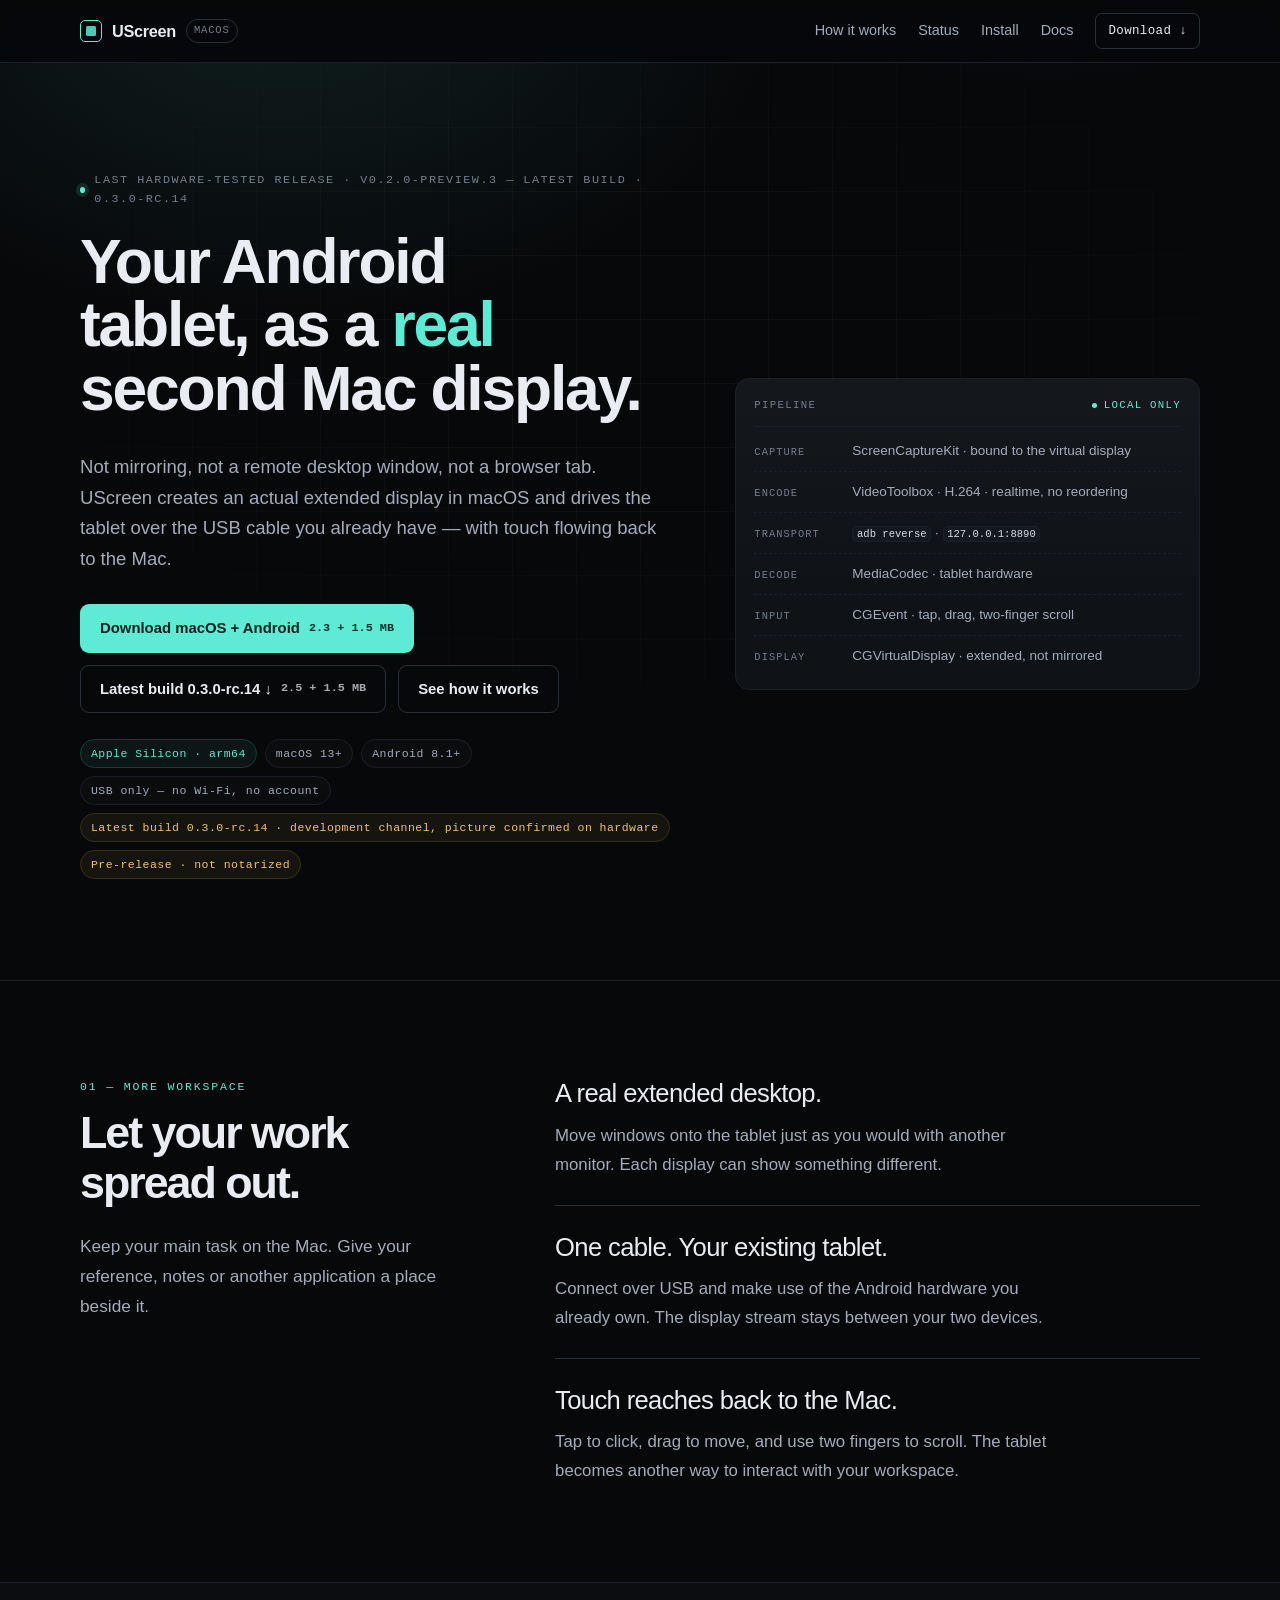
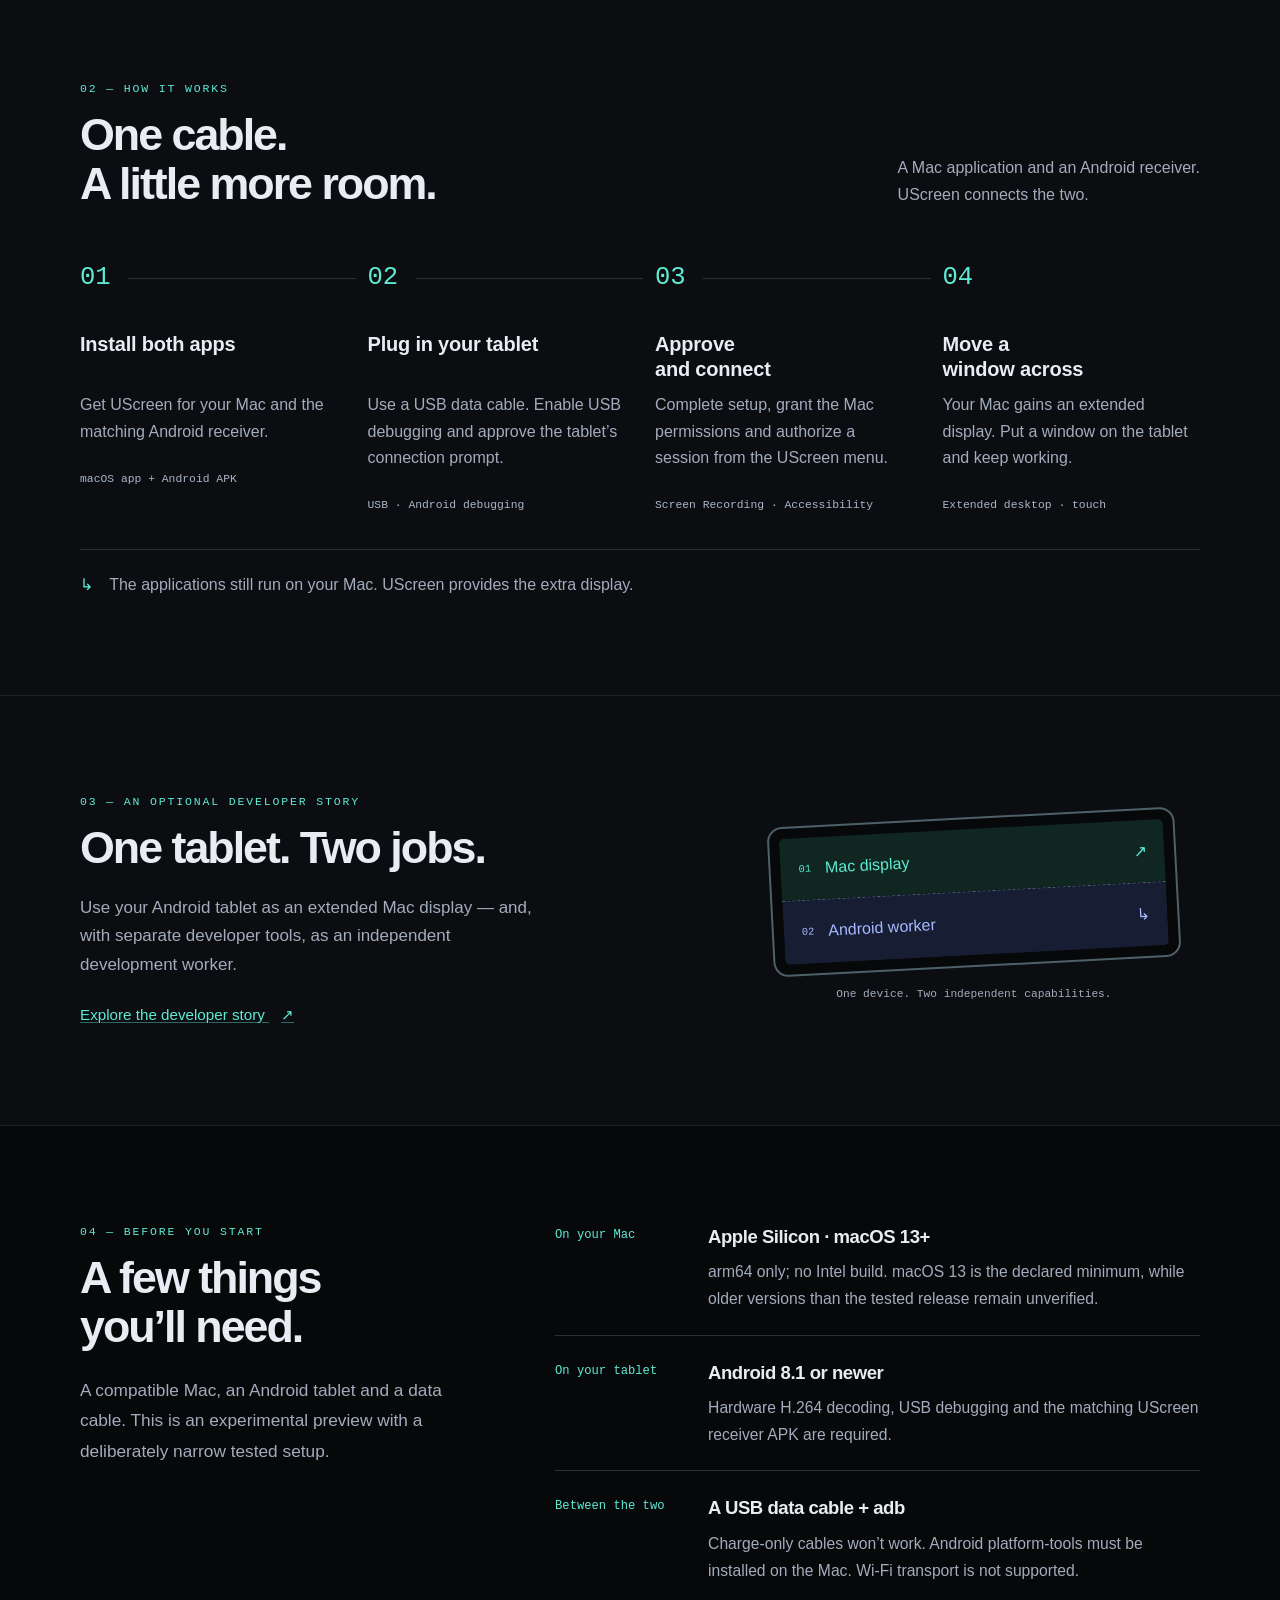
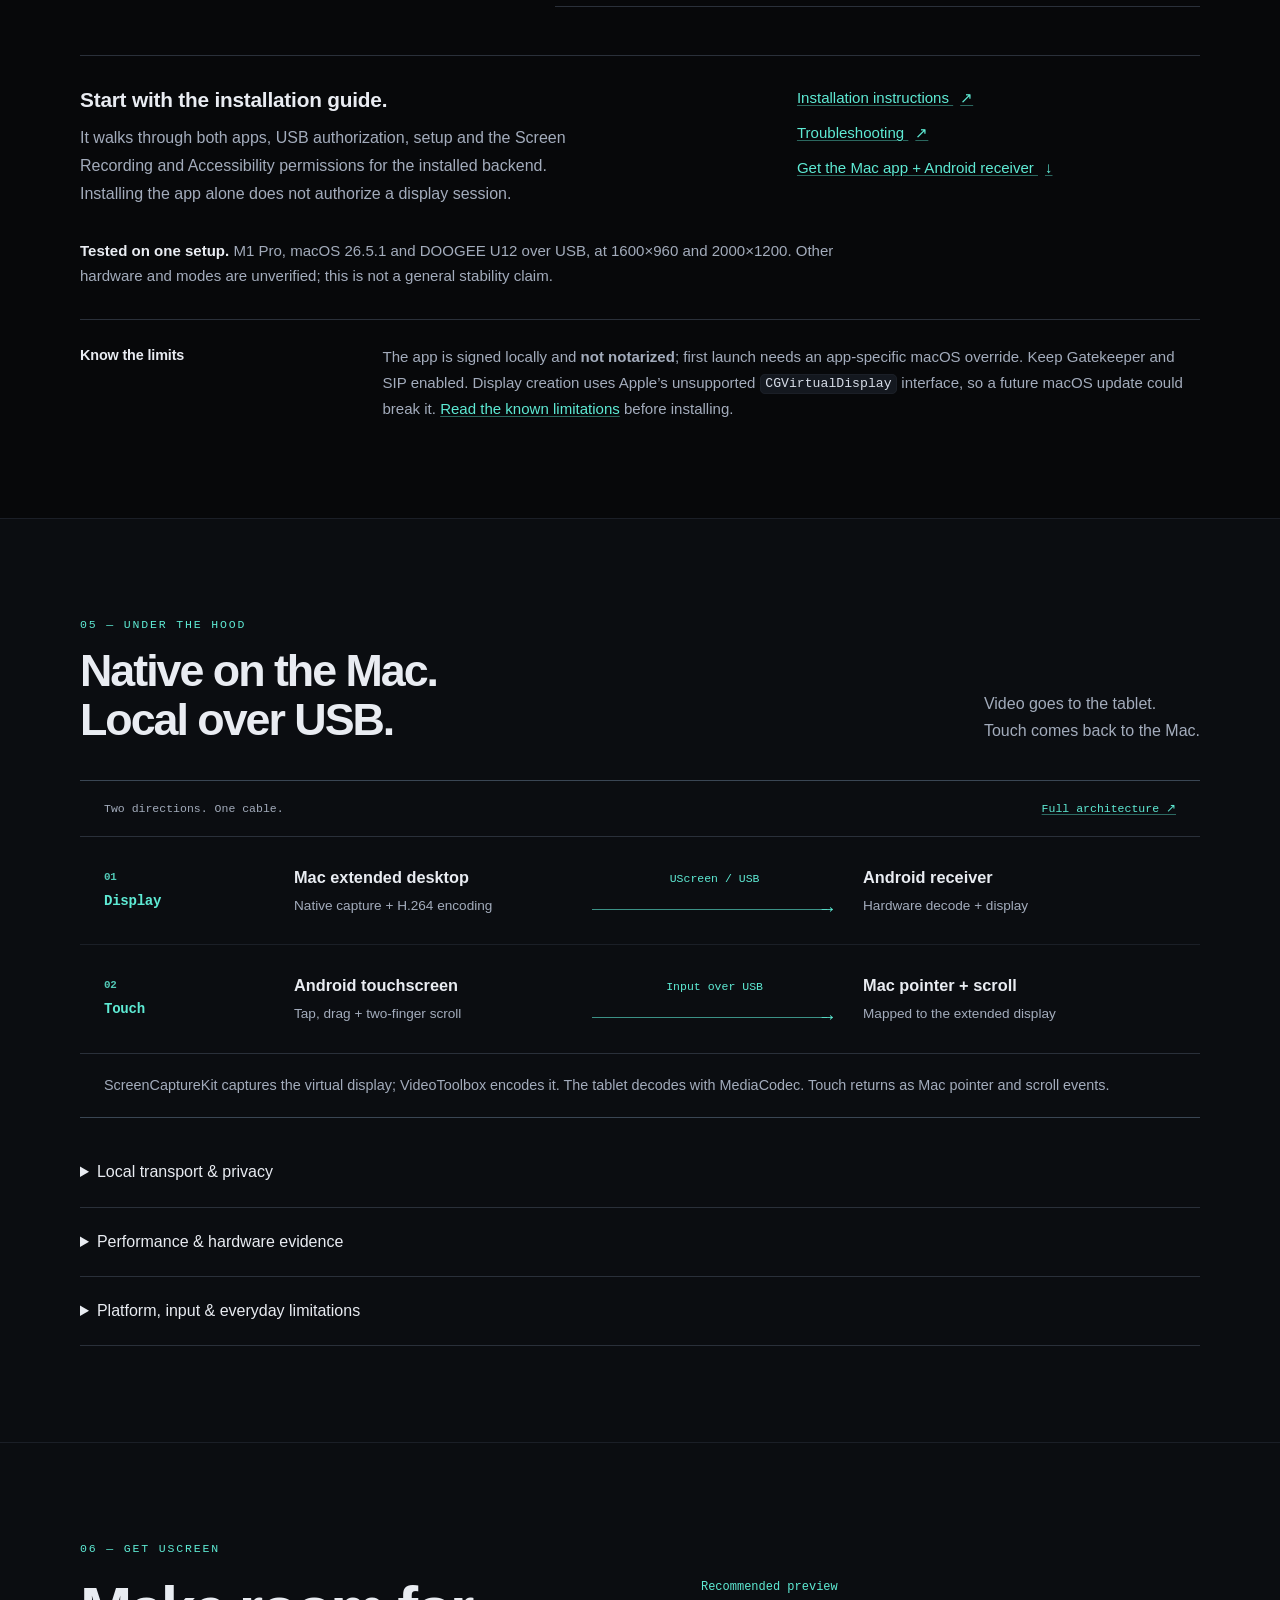
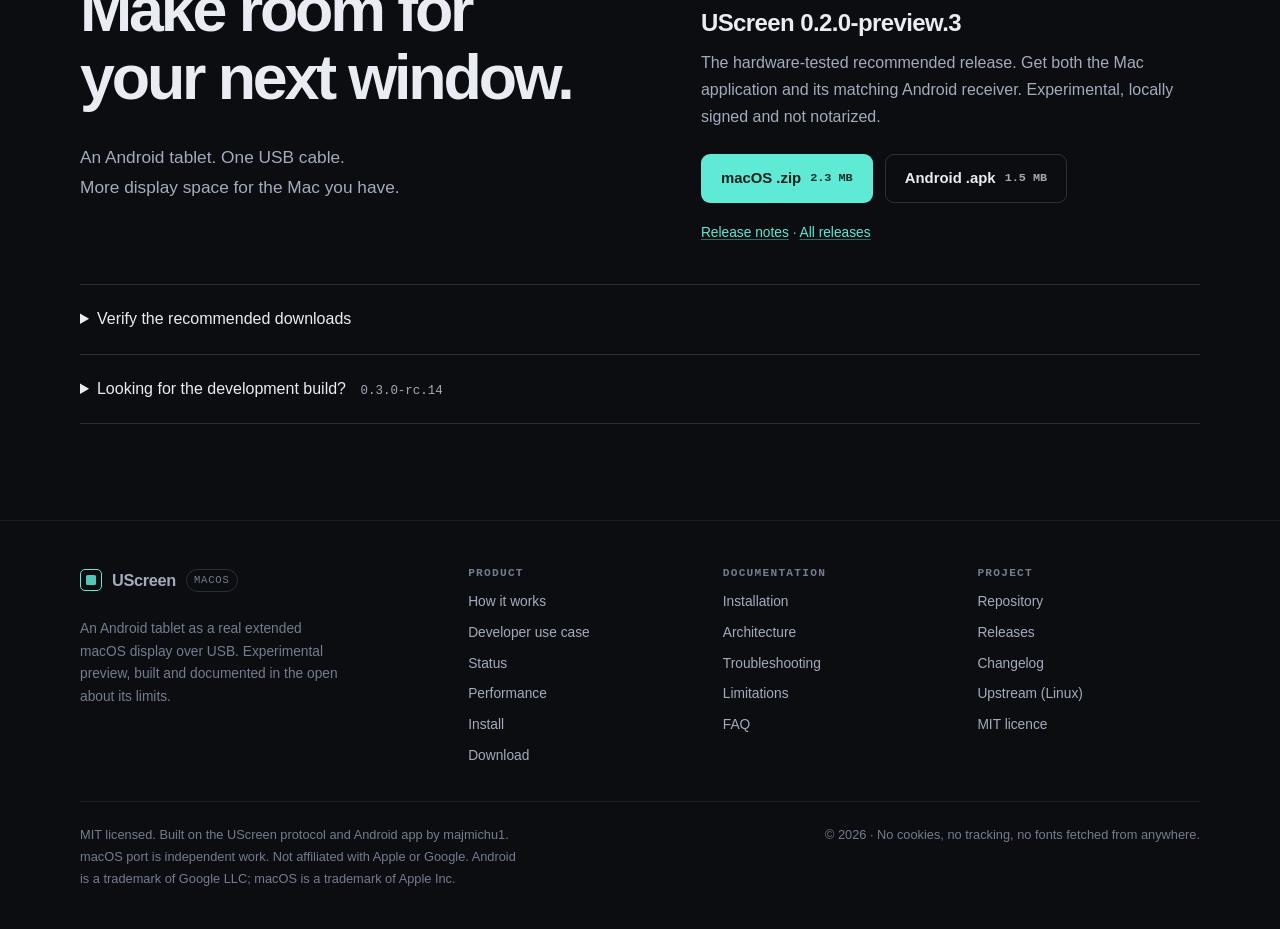
<file: site/index.html>
<!doctype html>
<html lang="en">
<head>
<meta charset="utf-8">
<meta name="viewport" content="width=device-width, initial-scale=1">
<title>UScreen for macOS — your Android tablet as a real extended display</title>
<meta name="description" content="UScreen turns an Android tablet into a genuine extended macOS display over USB. ScreenCaptureKit capture, hardware H.264, a real virtual display, touch input back to the Mac. Experimental preview build for Apple Silicon.">
<meta name="theme-color" content="#07080a">
<meta name="color-scheme" content="dark">
<link rel="canonical" href="https://benriez.github.io/uscreen/">
<meta property="og:type" content="website">
<meta property="og:title" content="UScreen for macOS">
<meta property="og:description" content="An Android tablet as a real extended macOS display over USB. Experimental preview for Apple Silicon.">
<meta property="og:url" content="https://benriez.github.io/uscreen/">
<meta name="twitter:card" content="summary_large_image">
<link rel="icon" href="data:image/svg+xml,%3Csvg xmlns='http://www.w3.org/2000/svg' viewBox='0 0 32 32'%3E%3Crect width='32' height='32' rx='7' fill='%2307080a'/%3E%3Crect x='6.5' y='6.5' width='19' height='19' rx='4' fill='none' stroke='%235eead4' stroke-width='2'/%3E%3Crect x='12' y='12' width='8' height='8' rx='1.5' fill='%235eead4'/%3E%3C/svg%3E">
<!-- Bump ?v= on styles.css/app.js whenever either file changes:
       GitHub Pages caches assets for 10 minutes. -->
<link rel="stylesheet" href="assets/styles.css?v=20261031-3">
<link rel="stylesheet" href="assets/article.css?v=20261031-3">
<link rel="stylesheet" href="assets/home.css?v=20261031-home-1">
</head>
<body>
<a class="skip" href="#main">Skip to content</a>

<header class="site-header">
  <div class="wrap nav">
    <a class="brand" href="./">
      <span class="brand-mark" aria-hidden="true"></span>
      UScreen <small>macOS</small>
    </a>
    <div class="nav-links">
      <a href="#how">How it works</a>
      <a href="#status">Status</a>
      <a href="#install">Install</a>
      <a href="https://github.com/Benriez/uscreen/tree/main/docs">Docs</a>
      <a class="nav-cta" href="#download">Download ↓</a>
    </div>
    <details class="nav-mobile">
      <summary>Menu</summary>
    </details>
    <nav class="nav-sheet" aria-label="Mobile">
      <a href="#how">How it works</a>
      <a href="#status">Status</a>
      <a href="#install">Install</a>
      <a href="#limitations">Limitations</a>
      <a href="https://github.com/Benriez/uscreen/tree/main/docs">Documentation</a>
      <a href="#download">Download</a>
    </nav>
  </div>
</header>

<main id="main" tabindex="-1" class="product-home">
  <section class="hero" aria-labelledby="product-title">
    <div class="wrap hero-grid">
      <div class="hero-copy">
      <p class="kicker"><span class="dot" aria-hidden="true"></span> Last hardware-tested release · v0.2.0-preview.3 — latest build · 0.3.0-rc.14</p>
      <h1 id="product-title">Your Android tablet, as a <em>real</em> second Mac display.</h1>
      <p class="lede">
        Not mirroring, not a remote desktop window, not a browser tab. UScreen creates
        an actual extended display in macOS and drives the tablet over the USB cable
        you already have — with touch flowing back to the Mac.
      </p>
      <div class="cta-row">
        <a class="btn btn-primary" href="#download">
          Download macOS + Android
          <span class="sz">2.3 + 1.5 MB</span>
        </a>
        <a class="btn btn-ghost" href="https://github.com/Benriez/uscreen/releases/tag/v0.3.0-rc.14">
          Latest build 0.3.0-rc.14 ↓
          <span class="sz">2.5 + 1.5 MB</span>
        </a>
        <a class="btn btn-ghost" href="#how">See how it works</a>
      </div>
      <ul class="chips">
        <li class="chip is-accent">Apple Silicon · arm64</li>
        <li class="chip">macOS 13+</li>
        <li class="chip">Android 8.1+</li>
        <li class="chip">USB only — no Wi-Fi, no account</li>
        <li class="chip is-warn">Latest build 0.3.0-rc.14 · development channel, picture confirmed on hardware</li>
        <li class="chip is-warn">Pre-release · not notarized</li>
      </ul>
      </div>

      <aside class="spec" aria-label="Pipeline at a glance">
        <div class="spec-head">
          <span>pipeline</span>
          <span class="spec-state"><span class="dot" aria-hidden="true"></span>local only</span>
        </div>
        <dl class="spec-list">
          <div class="spec-row"><dt>capture</dt><dd>ScreenCaptureKit · bound to the virtual display</dd></div>
          <div class="spec-row"><dt>encode</dt><dd>VideoToolbox · H.264 · realtime, no reordering</dd></div>
          <div class="spec-row"><dt>transport</dt><dd><code>adb reverse</code> · <code>127.0.0.1:8890</code></dd></div>
          <div class="spec-row"><dt>decode</dt><dd>MediaCodec · tablet hardware</dd></div>
          <div class="spec-row"><dt>input</dt><dd>CGEvent · tap, drag, two-finger scroll</dd></div>
          <div class="spec-row"><dt>display</dt><dd>CGVirtualDisplay · extended, not mirrored</dd></div>
        </dl>
      </aside>
    </div>
  </section>

  <section class="story-section product-benefits" id="what" aria-labelledby="what-h">
    <div class="wrap editorial-split">
      <div><span class="section-index">01 — More workspace</span><h2 id="what-h">Let your work<br>spread out.</h2><p class="section-deck">Keep your main task on the Mac. Give your reference, notes or another application a place beside it.</p></div>
      <dl class="benefit-lines">
        <div><dt>A real extended desktop.</dt><dd>Move windows onto the tablet just as you would with another monitor. Each display can show something different.</dd></div>
        <div><dt>One cable. Your existing tablet.</dt><dd>Connect over USB and make use of the Android hardware you already own. The display stream stays between your two devices.</dd></div>
        <div><dt>Touch reaches back to the Mac.</dt><dd>Tap to click, drag to move, and use two fingers to scroll. The tablet becomes another way to interact with your workspace.</dd></div>
      </dl>
    </div>
  </section>

  <section class="story-section story-workflow" id="how" aria-labelledby="how-h">
    <div class="wrap">
      <div class="architecture-heading"><div><span class="section-index">02 — How it works</span><h2 id="how-h">One cable.<br>A little more room.</h2></div><p>A Mac application and an Android receiver.<br>UScreen connects the two.</p></div>
      <ol class="work-sequence">
        <li><span class="step-number" aria-hidden="true">01</span><h3>Install both apps</h3><p>Get UScreen for your Mac and the matching Android receiver.</p><span class="step-tool">macOS app + Android APK</span></li>
        <li><span class="step-number" aria-hidden="true">02</span><h3>Plug in your tablet</h3><p>Use a USB data cable. Enable USB debugging and approve the tablet’s connection prompt.</p><span class="step-tool">USB · Android debugging</span></li>
        <li><span class="step-number" aria-hidden="true">03</span><h3>Approve and connect</h3><p>Complete setup, grant the Mac permissions and authorize a session from the UScreen menu.</p><span class="step-tool">Screen Recording · Accessibility</span></li>
        <li><span class="step-number" aria-hidden="true">04</span><h3>Move a window across</h3><p>Your Mac gains an extended display. Put a window on the tablet and keep working.</p><span class="step-tool">Extended desktop · touch</span></li>
      </ol>
      <p class="workflow-caption"><span aria-hidden="true">↳</span> The applications still run on your Mac. UScreen provides the extra display.</p>
    </div>
  </section>

  <section class="story-section developer-teaser" id="use-case" aria-labelledby="use-case-h">
    <div class="wrap teaser-layout">
      <div><span class="section-index">03 — An optional developer story</span><h2 id="use-case-h">One tablet. Two jobs.</h2><p>Use your Android tablet as an extended Mac display — and, with separate developer tools, as an independent development worker.</p><a class="teaser-link" href="use-cases/android-tablet-ai-development-worker/">Explore the developer story <span aria-hidden="true">↗</span></a></div>
      <figure class="teaser-concept" aria-label="Conceptual preview: one Android tablet acts as both an extended Mac display and, with separate tools, an independent development worker."><div class="teaser-tablet"><span><b>01</b> Mac display <i aria-hidden="true">↗</i></span><span><b>02</b> Android worker <i aria-hidden="true">↳</i></span></div><figcaption>One device. Two independent capabilities.</figcaption></figure>
    </div>
  </section>

  <section class="story-section product-requirements" id="compatibility" aria-labelledby="compat-h">
    <div class="wrap">
      <div class="editorial-split">
        <div><span class="section-index">04 — Before you start</span><h2 id="compat-h">A few things<br>you’ll need.</h2><p class="section-deck">A compatible Mac, an Android tablet and a data cable. This is an experimental preview with a deliberately narrow tested setup.</p></div>
        <dl class="requirement-lines">
          <div><dt>On your Mac</dt><dd><strong>Apple Silicon · macOS 13+</strong><span>arm64 only; no Intel build. macOS 13 is the declared minimum, while older versions than the tested release remain unverified.</span></dd></div>
          <div><dt>On your tablet</dt><dd><strong>Android 8.1 or newer</strong><span>Hardware H.264 decoding, USB debugging and the matching UScreen receiver APK are required.</span></dd></div>
          <div><dt>Between the two</dt><dd><strong>A USB data cable + adb</strong><span>Charge-only cables won’t work. Android platform-tools must be installed on the Mac. Wi-Fi transport is not supported.</span></dd></div>
        </dl>
      </div>
      <div class="getting-started" id="install"><div><h3 id="install-h">Start with the installation guide.</h3><p>It walks through both apps, USB authorization, setup and the Screen Recording and Accessibility permissions for the installed backend. Installing the app alone does not authorize a display session.</p></div><div class="guide-links"><a href="https://github.com/Benriez/uscreen/blob/main/docs/installation.md">Installation instructions <span aria-hidden="true">↗</span></a><a href="https://github.com/Benriez/uscreen/blob/main/docs/troubleshooting.md">Troubleshooting <span aria-hidden="true">↗</span></a><a href="#download">Get the Mac app + Android receiver <span aria-hidden="true">↓</span></a></div></div>
      <p class="tested-setup" id="status"><strong id="status-h">Tested on one setup.</strong> M1 Pro, macOS 26.5.1 and DOOGEE U12 over USB, at 1600×960 and 2000×1200. Other hardware and modes are unverified; this is not a general stability claim.</p>
      <aside class="honest-limits" id="limitations" aria-labelledby="lim-h"><h3 id="lim-h">Know the limits</h3><p>The app is signed locally and <strong>not notarized</strong>; first launch needs an app-specific macOS override. Keep Gatekeeper and SIP enabled. Display creation uses Apple’s unsupported <code>CGVirtualDisplay</code> interface, so a future macOS update could break it. <a href="https://github.com/Benriez/uscreen/blob/main/docs/limitations.md">Read the known limitations</a> before installing.</p></aside>
    </div>
  </section>

  <section class="story-section product-technical" id="technical" aria-labelledby="technical-h">
    <div class="wrap">
      <div class="architecture-heading"><div><span class="section-index">05 — Under the hood</span><h2 id="technical-h">Native on the Mac.<br>Local over USB.</h2></div><p>Video goes to the tablet.<br>Touch comes back to the Mac.</p></div>
      <figure class="channel-map product-channels">
        <div class="map-heading"><span>Two directions. One cable.</span><a href="https://github.com/Benriez/uscreen/blob/main/docs/architecture.md">Full architecture <span aria-hidden="true">↗</span></a></div>
        <div class="channel channel-display"><h3><span>01</span> Display</h3><div class="channel-route"><div class="channel-end"><strong>Mac extended desktop</strong><span>Native capture + H.264 encoding</span></div><div class="channel-transport"><span>UScreen / USB</span><i aria-hidden="true">→</i></div><div class="channel-end"><strong>Android receiver</strong><span>Hardware decode + display</span></div></div></div>
        <div class="channel channel-display"><h3><span>02</span> Touch</h3><div class="channel-route"><div class="channel-end"><strong>Android touchscreen</strong><span>Tap, drag + two-finger scroll</span></div><div class="channel-transport"><span>Input over USB</span><i aria-hidden="true">→</i></div><div class="channel-end"><strong>Mac pointer + scroll</strong><span>Mapped to the extended display</span></div></div></div>
        <figcaption>ScreenCaptureKit captures the virtual display; VideoToolbox encodes it. The tablet decodes with MediaCodec. Touch returns as Mac pointer and scroll events.</figcaption>
      </figure>
      <div class="technical-disclosures">
        <details class="setup-details" id="security"><summary id="sec-h">Local transport &amp; privacy</summary><div class="details-copy"><p>Video and input use loopback sockets tunneled through <code>adb reverse</code> to the attached tablet. Session tokens authenticate the connection, and each installation is bound to one device. No listener on your local network, cloud account, analytics or telemetry is involved in the display connection.</p><p>The independent supervisor can stop a session when safety limits are reached. Local logs can contain device identity, window titles and timings; these controls prevent accidental starts and are not a security boundary against a local administrator.</p><p><a href="https://github.com/Benriez/uscreen/blob/main/docs/privacy.md">Privacy and local data flows</a></p></div></details>
        <details class="setup-details" id="performance"><summary id="perf-h">Performance &amp; hardware evidence</summary><div class="details-copy"><p>On the published preview.3 packages, an M1 Pro with macOS 26.5.1 and a DOOGEE U12 at 1600×960 captured 28.8–43.0 fps while a window moved; the tablet acknowledged 28.0–42.8 fps. Tap and touch-drag were operator-confirmed. These are measurements on one setup, not a performance promise.</p><p>A 60 Hz display setting does not mean 60 fps. Capture follows screen changes, an idle desktop produces almost no frames, and the tablet decoder affects latency. Synthetic benchmarks and normal use have different conditions.</p><p><a href="https://github.com/Benriez/uscreen/blob/main/docs/release-notes/v0.2.0-preview.3.md">Recommended release: measurements and acceptance evidence</a></p></div></details>
        <details class="setup-details" id="faq"><summary id="faq-h">Platform, input &amp; everyday limitations</summary><div class="details-copy"><p>One tablet at a time. Resolution changes require a host restart. Video is H.264 and SDR, with no HEVC or HDR support. Touch covers click, drag and two-finger scroll; pen pressure, tilt, eraser and pinch-to-zoom are not implemented.</p><p>Long sessions can stress the Mac graphics stack. The supervisor monitors the session and may stop it. The recommended build can occasionally enter quarantine after Disconnect and require operator recovery; see troubleshooting before reconnecting.</p><p>The receiver is signed with the project’s own key. An upstream Android receiver with a different signature must be uninstalled before installing this one. There is no auto-update.</p><p>UScreen handles the display; it does not execute agents, host models, schedule workers, synchronize projects or provide an SSH server.</p><p><a href="https://github.com/Benriez/uscreen/blob/main/docs/faq.md">Frequently asked questions</a> · <a href="https://github.com/Benriez/uscreen/blob/main/docs/limitations.md">Full limitations</a> · <a href="https://github.com/Benriez/uscreen/tree/main/docs">All documentation</a></p></div></details>
      </div>
    </div>
  </section>

  <section class="story-section story-takeaway product-download" id="download" aria-labelledby="dl-h">
    <div class="wrap">
      <span class="section-index">06 — Get UScreen</span>
      <div class="download-layout">
        <div><h2 id="dl-h">Make room for<br>your next window.</h2><p class="section-deck">An Android tablet. One USB cable.<br>More display space for the Mac you have.</p></div>
        <div class="release-primary"><span class="release-label">Recommended preview</span><h3>UScreen 0.2.0-preview.3</h3><p>The hardware-tested recommended release. Get both the Mac application and its matching Android receiver. Experimental, locally signed and not notarized.</p><div class="cta-row"><a class="btn btn-primary" href="https://github.com/Benriez/uscreen/releases/download/v0.2.0-preview.3/UScreen-0.2.0-preview.3-macos-arm64.zip">macOS .zip <span class="sz">2.3 MB</span></a><a class="btn btn-ghost" href="https://github.com/Benriez/uscreen/releases/download/v0.2.0-preview.3/UScreen-0.2.0-preview.2-android.apk">Android .apk <span class="sz">1.5 MB</span></a></div><p class="release-links"><a href="https://github.com/Benriez/uscreen/blob/main/docs/release-notes/v0.2.0-preview.3.md">Release notes</a> · <a href="https://github.com/Benriez/uscreen/releases">All releases</a></p></div>
      </div>
      <details class="setup-details download-verification"><summary>Verify the recommended downloads</summary><div class="details-copy"><p>Compare each download’s SHA-256 with the published <a href="https://github.com/Benriez/uscreen/releases/download/v0.2.0-preview.3/SHA256SUMS">SHA256SUMS</a>. Build provenance is recorded in <a href="https://github.com/Benriez/uscreen/releases/download/v0.2.0-preview.3/PUBLICATION_BUILD.json">PUBLICATION_BUILD.json</a>.</p><dl class="checksum-list"><div><dt>macOS · 0.2.0-preview.3</dt><dd>524377140fe9fc60545da7fe19d7b3dfbaa1e290859f15bee9cc510cc5ebceea</dd></div><div><dt>Android · 0.2.0-preview.2</dt><dd>510f24e76557727c15f1e603a5172c2a2564a412eee5f3af3e50b0198dde7c8e</dd></div></dl></div></details>
      <details class="setup-details development-release" id="release-notes"><summary id="rn-h">Looking for the development build? <span>0.3.0-rc.14</span></summary><div class="details-copy"><h3 id="dev-h">UScreen Development 0.3.0-rc.14</h3><p>Experimental, in the Development channel. The real extended desktop was confirmed on the operator's tablet on 2026-11-02 with this source; touch, a controlled reconnect and a sustained session are not yet re-accepted on this exact build. This is a separate installation (<code>UScreen-dev.app</code> and <code>com.uscreen.dev</code>), which does not replace the recommended release. The Stable channel is not offered yet.</p><p>The 0.3.0-rc.14 receiver takes its waiting screen down once per session (it used to stay over a presented picture from the second session on), the host reports a stalled picture instead of “streaming”, and a Connect is no longer stopped after two minutes for missing ColorSync telemetry. The build is not notarized and may require local re-signing. Read the installation and release notes before using it.</p><div class="cta-row"><a class="btn btn-ghost" href="https://github.com/Benriez/uscreen/releases/download/v0.3.0-rc.14/UScreen-0.3.0-rc.14-macos-arm64.zip">macOS Development .zip <span class="sz">2.9 MB</span></a><a class="btn btn-ghost" href="https://github.com/Benriez/uscreen/releases/download/v0.3.0-rc.14/UScreen-0.3.0-rc.14-android.apk">Android Development .apk <span class="sz">1.5 MB</span></a></div><p>Installing it starts no session. <code>uscreen-macos dev start --authorize --serial &lt;serial&gt;</code> starts a bounded session (2 h, maximum 8 h); <code>uscreen-macos dev stop</code> ends it. Use <strong>Grant Permissions…</strong> in the menu for the installed backend’s Mac permissions.</p><p><a href="https://github.com/Benriez/uscreen/releases/tag/v0.3.0-rc.14">Development release</a> · <a href="https://github.com/Benriez/uscreen/blob/main/docs/release-notes/v0.3.0-rc.14.md">Full release notes</a> · <a href="https://github.com/Benriez/uscreen/releases/download/v0.3.0-rc.14/RELEASE_NOTES.md">RELEASE_NOTES.md</a> · <a href="https://github.com/Benriez/uscreen/releases/download/v0.3.0-rc.14/INSTALL.md">INSTALL.md</a> · <a href="https://github.com/Benriez/uscreen/releases/download/v0.3.0-rc.14/ROLLBACK.md">ROLLBACK.md</a></p><p>Verify with <a href="https://github.com/Benriez/uscreen/releases/download/v0.3.0-rc.14/SHA256SUMS">SHA256SUMS</a> and inspect <a href="https://github.com/Benriez/uscreen/releases/download/v0.3.0-rc.14/PUBLICATION_BUILD.json">PUBLICATION_BUILD.json</a>.</p><dl class="checksum-list"><div><dt>macOS · 0.3.0-rc.14</dt><dd>43405d1035624ad54679fbdb07334f0b5b3864aa7b2bc336bb3fb18cf3b2894f</dd></div><div><dt>Android · 0.3.0-rc.14</dt><dd>a4fdc546e54a5965364415d4123e56f606d4184ad625a4a423afd84755b6890e</dd></div></dl></div></details>
    </div>
  </section>
</main>

<footer class="site-footer">
  <div class="wrap">
    <div class="footer-grid">
      <div>
        <a class="brand" href="./" style="margin-bottom:12px">
          <span class="brand-mark" aria-hidden="true"></span>
          UScreen <small>macOS</small>
        </a>
        <p class="small" style="max-width:34ch; margin-top:12px">
          An Android tablet as a real extended macOS display over USB.
          Experimental preview, built and documented in the open about its limits.
        </p>
      </div>
      <div>
        <h3>Product</h3>
        <ul>
          <li><a href="#how">How it works</a></li>
          <li><a href="use-cases/android-tablet-ai-development-worker/">Developer use case</a></li>
          <li><a href="#status">Status</a></li>
          <li><a href="#performance">Performance</a></li>
          <li><a href="#install">Install</a></li>
          <li><a href="#download">Download</a></li>
        </ul>
      </div>
      <div>
        <h3>Documentation</h3>
        <ul>
          <li><a href="https://github.com/Benriez/uscreen/blob/main/docs/installation.md">Installation</a></li>
          <li><a href="https://github.com/Benriez/uscreen/blob/main/docs/architecture.md">Architecture</a></li>
          <li><a href="https://github.com/Benriez/uscreen/blob/main/docs/troubleshooting.md">Troubleshooting</a></li>
          <li><a href="https://github.com/Benriez/uscreen/blob/main/docs/limitations.md">Limitations</a></li>
          <li><a href="https://github.com/Benriez/uscreen/blob/main/docs/faq.md">FAQ</a></li>
        </ul>
      </div>
      <div>
        <h3>Project</h3>
        <ul>
          <li><a href="https://github.com/Benriez/uscreen">Repository</a></li>
          <li><a href="https://github.com/Benriez/uscreen/releases">Releases</a></li>
          <li><a href="https://github.com/Benriez/uscreen/blob/main/CHANGELOG.md">Changelog</a></li>
          <li><a href="https://github.com/majmichu1/UScreen">Upstream (Linux)</a></li>
          <li><a href="https://github.com/Benriez/uscreen/blob/main/LICENSE">MIT licence</a></li>
        </ul>
      </div>
    </div>
    <div class="footer-legal">
      <p>
        MIT licensed. Built on the UScreen protocol and Android app by majmichu1.
        macOS port is independent work. Not affiliated with Apple or Google.
        Android is a trademark of Google LLC; macOS is a trademark of Apple Inc.
      </p>
      <p>© <span id="year">2026</span> · No cookies, no tracking, no fonts fetched from anywhere.</p>
    </div>
  </div>
</footer>

<script src="assets/app.js?v=20261025-6" defer></script>
</body>
</html>
</file>
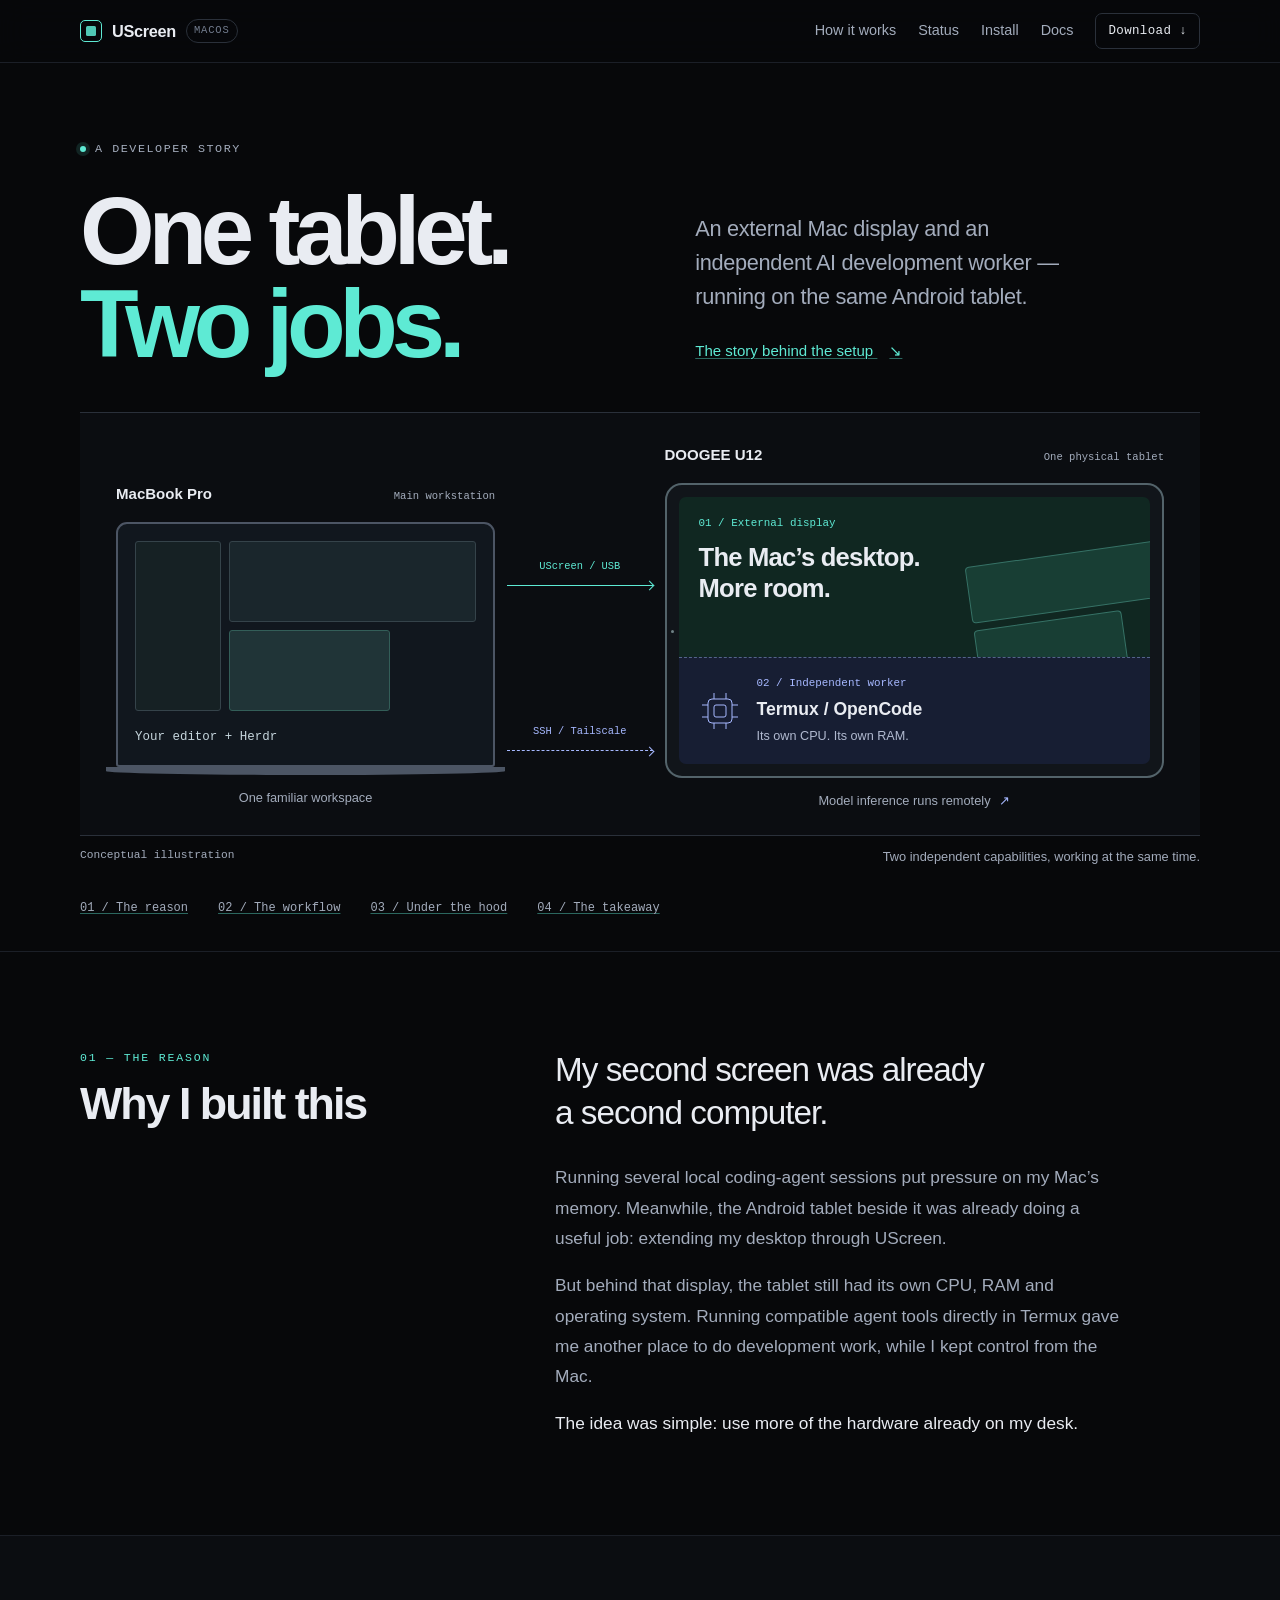
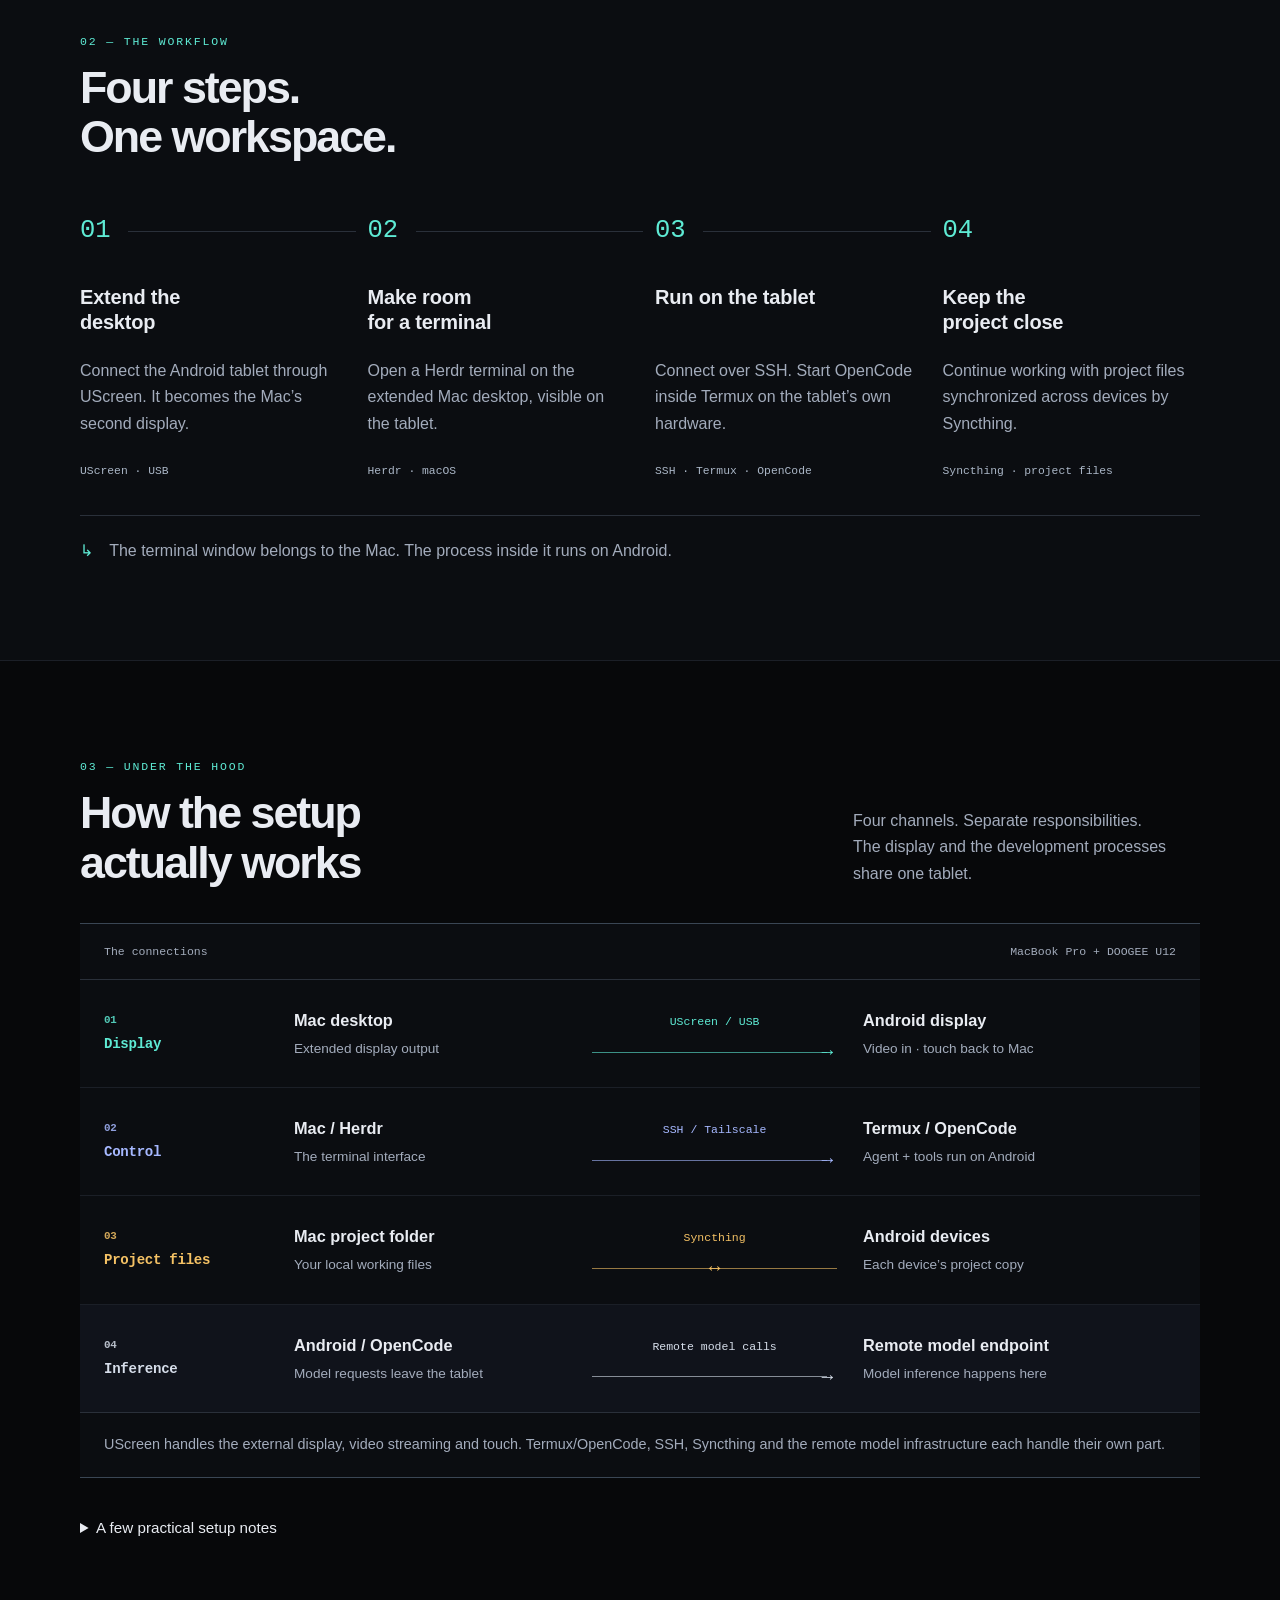
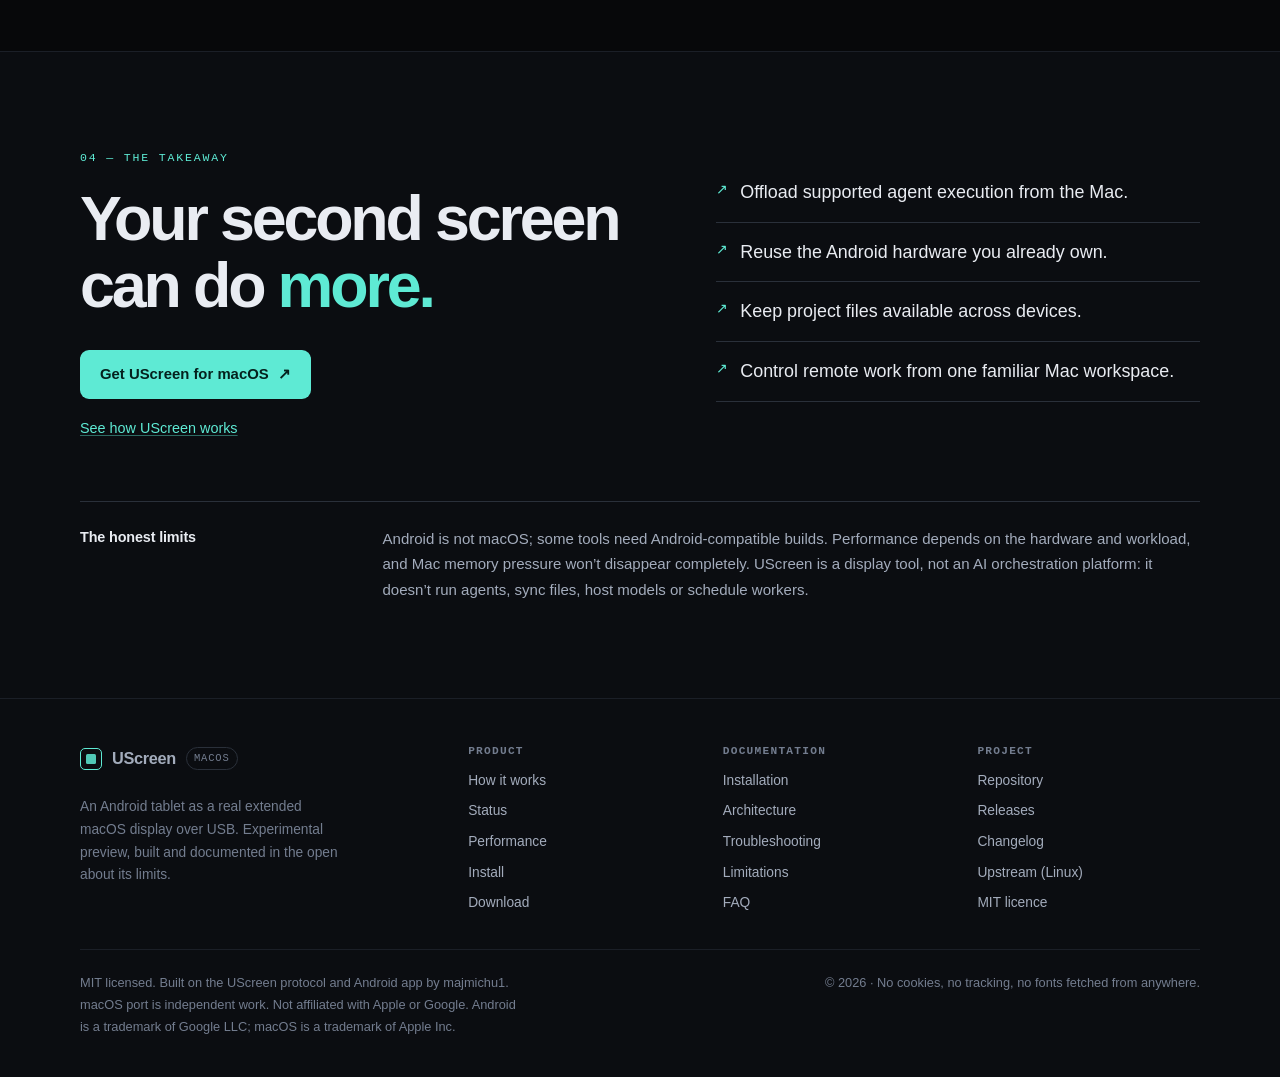
<file: site/use-cases/android-tablet-ai-development-worker/index.html>
<!doctype html>
<html lang="en">
<head>
<meta charset="utf-8">
<meta name="viewport" content="width=device-width, initial-scale=1">
<title>One tablet. Two jobs. — A developer story · UScreen for macOS</title>
<meta name="description" content="One Android tablet, two roles: a real extended display for the Mac through UScreen, and an independent AI development worker running Termux, SSH and OpenCode on its own hardware.">
<meta name="theme-color" content="#07080a">
<meta name="color-scheme" content="dark">
<link rel="canonical" href="https://benriez.github.io/uscreen/use-cases/android-tablet-ai-development-worker/">
<meta property="og:type" content="article">
<meta property="og:site_name" content="UScreen for macOS">
<meta property="og:title" content="One tablet. Two jobs. — A UScreen developer story">
<meta property="og:description" content="One tablet, two roles at once: a real extended macOS display through UScreen, and an independent AI development worker running Termux, SSH and OpenCode on its own hardware.">
<meta property="og:url" content="https://benriez.github.io/uscreen/use-cases/android-tablet-ai-development-worker/">
<meta property="article:section" content="Developer use case">
<meta name="twitter:card" content="summary_large_image">
<link rel="icon" href="data:image/svg+xml,%3Csvg xmlns='http://www.w3.org/2000/svg' viewBox='0 0 32 32'%3E%3Crect width='32' height='32' rx='7' fill='%2307080a'/%3E%3Crect x='6.5' y='6.5' width='19' height='19' rx='4' fill='none' stroke='%235eead4' stroke-width='2'/%3E%3Crect x='12' y='12' width='8' height='8' rx='1.5' fill='%235eead4'/%3E%3C/svg%3E">
<link rel="stylesheet" href="../../assets/styles.css?v=20261031-3">
<link rel="stylesheet" href="../../assets/article.css?v=20261031-3">
</head>
<body>
<a class="skip" href="#main">Skip to content</a>

<header class="site-header">
  <div class="wrap nav">
    <a class="brand" href="../../">
      <span class="brand-mark" aria-hidden="true"></span>
      UScreen <small>macOS</small>
    </a>
    <div class="nav-links">
      <a href="../../#how">How it works</a>
      <a href="../../#status">Status</a>
      <a href="../../#install">Install</a>
      <a href="https://github.com/Benriez/uscreen/tree/main/docs">Docs</a>
      <a class="nav-cta" href="../../#download">Download ↓</a>
    </div>
    <details class="nav-mobile">
      <summary>Menu</summary>
    </details>
    <nav class="nav-sheet" aria-label="Mobile">
      <a href="../../#how">How it works</a>
      <a href="../../#status">Status</a>
      <a href="../../#install">Install</a>
      <a href="../../#limitations">Limitations</a>
      <a href="https://github.com/Benriez/uscreen/tree/main/docs">Documentation</a>
      <a href="../../#download">Download</a>
    </nav>
  </div>
</header>

<main id="main" tabindex="-1" class="developer-story">
  <section class="story-hero" aria-labelledby="story-title">
    <div class="wrap">
      <div class="story-intro">
        <div>
          <p class="kicker"><span class="dot" aria-hidden="true"></span> A developer story</p>
          <h1 id="story-title">One tablet.<br> <em>Two jobs.</em></h1>
        </div>
        <div class="hero-deck">
          <p>An external Mac display and an independent AI development worker — running on the same Android tablet.</p>
          <a href="#why">The story behind the setup <span aria-hidden="true">↘</span></a>
        </div>
      </div>

      <!-- This self-contained figure can be replaced with a real setup photograph
           and descriptive alt text without changing the hero's editorial layout. -->
      <figure class="setup-visual">
        <div class="setup-stage" role="img" aria-label="Conceptual illustration: a MacBook Pro sends its extended desktop through UScreen over USB to a DOOGEE U12. Separately, Herdr on the Mac connects over SSH to Termux and OpenCode running on that same tablet’s own CPU and RAM. OpenCode calls a remote model for inference.">
          <div class="mac-device">
            <p class="device-label">MacBook Pro <span>Main workstation</span></p>
            <div class="mac-lid">
              <div class="abstract-desktop" aria-hidden="true"><i></i><i></i><i></i></div>
              <span class="mac-workspace">Your editor + Herdr</span>
            </div>
            <div class="mac-base" aria-hidden="true"></div>
            <p class="device-foot">One familiar workspace</p>
          </div>
          <div class="setup-connections" aria-hidden="true">
            <div class="connection display-connection"><span>UScreen / USB</span><i></i></div>
            <div class="connection worker-connection"><span>SSH / Tailscale</span><i></i></div>
          </div>
          <div class="tablet-device">
            <p class="device-label">DOOGEE U12 <span>One physical tablet</span></p>
            <div class="tablet-shell">
              <div class="tablet-display">
                <span class="role-eyebrow">01 / External display</span>
                <strong>The Mac’s desktop.<br>More room.</strong>
                <div class="display-windows" aria-hidden="true"><i></i><i></i></div>
              </div>
              <div class="tablet-compute">
                <svg class="cpu-symbol" width="42" height="42" viewBox="0 0 42 42" fill="none" aria-hidden="true"><rect x="9" y="9" width="24" height="24" rx="4" stroke="currentColor"/><rect x="15" y="15" width="12" height="12" rx="2" stroke="currentColor"/><path d="M15 3v6m12-6v6M15 33v6m12-6v6M3 15h6m-6 12h6m24-12h6m-6 12h6" stroke="currentColor"/></svg>
                <div><span class="role-eyebrow">02 / Independent worker</span><strong>Termux / OpenCode</strong><span class="compute-caption">Its own CPU. Its own RAM.</span></div>
              </div>
            </div>
            <p class="device-foot worker-foot">Model inference runs remotely <span aria-hidden="true">↗</span></p>
          </div>
        </div>
        <figcaption><span>Conceptual illustration</span> Two independent capabilities, working at the same time.</figcaption>
      </figure>
      <nav class="story-nav" aria-label="Story chapters"><a href="#why">01 / The reason</a><a href="#how">02 / The workflow</a><a href="#architecture">03 / Under the hood</a><a href="#closing">04 / The takeaway</a></nav>
    </div>
  </section>

  <section class="story-section story-reason" id="why" aria-labelledby="why-h">
    <div class="wrap editorial-split">
      <div><span class="section-index">01 — The reason</span><h2 id="why-h">Why I built this</h2></div>
      <div class="story-prose">
        <p class="story-lead">My second screen was already<br class="desktop-break"> a second computer.</p>
        <p>Running several local coding-agent sessions put pressure on my Mac’s memory. Meanwhile, the Android tablet beside it was already doing a useful job: extending my desktop through UScreen.</p>
        <p>But behind that display, the tablet still had its own CPU, RAM and operating system. Running compatible agent tools directly in Termux gave me another place to do development work, while I kept control from the Mac.</p>
        <p class="reason-close">The idea was simple: use more of the hardware already on my desk.</p>
      </div>
    </div>
  </section>

  <section class="story-section story-workflow" id="how" aria-labelledby="how-h">
    <div class="wrap">
      <span class="section-index">02 — The workflow</span>
      <h2 id="how-h">Four steps.<br>One workspace.</h2>
      <ol class="work-sequence">
        <li><span class="step-number" aria-hidden="true">01</span><h3>Extend the desktop</h3><p>Connect the Android tablet through UScreen. It becomes the Mac’s second display.</p><span class="step-tool">UScreen · USB</span></li>
        <li><span class="step-number" aria-hidden="true">02</span><h3>Make room for a terminal</h3><p>Open a Herdr terminal on the extended Mac desktop, visible on the tablet.</p><span class="step-tool">Herdr · macOS</span></li>
        <li><span class="step-number" aria-hidden="true">03</span><h3>Run on the tablet</h3><p>Connect over SSH. Start OpenCode inside Termux on the tablet’s own hardware.</p><span class="step-tool">SSH · Termux · OpenCode</span></li>
        <li><span class="step-number" aria-hidden="true">04</span><h3>Keep the project close</h3><p>Continue working with project files synchronized across devices by Syncthing.</p><span class="step-tool">Syncthing · project files</span></li>
      </ol>
      <p class="workflow-caption"><span aria-hidden="true">↳</span> The terminal window belongs to the Mac. The process inside it runs on Android.</p>
    </div>
  </section>

  <section class="story-section story-architecture" id="architecture" aria-labelledby="architecture-h">
    <div class="wrap">
      <div class="architecture-heading"><div><span class="section-index">03 — Under the hood</span><h2 id="architecture-h">How the setup<br>actually works</h2></div><p>Four channels. Separate responsibilities.<br>The display and the development processes share one tablet.</p></div>
      <figure class="channel-map">
        <div class="map-heading" id="parts"><span>The connections</span><span>MacBook Pro + DOOGEE U12</span></div>
        <div class="channel channel-display">
          <h3><span>01</span> Display</h3>
          <div class="channel-route"><div class="channel-end"><strong>Mac desktop</strong><span>Extended display output</span></div><div class="channel-transport"><span>UScreen / USB</span><i aria-hidden="true">→</i></div><div class="channel-end android-end"><strong>Android display</strong><span>Video in · touch back to Mac</span></div></div>
        </div>
        <div class="channel channel-control">
          <h3><span>02</span> Control</h3>
          <div class="channel-route"><div class="channel-end"><strong>Mac / Herdr</strong><span>The terminal interface</span></div><div class="channel-transport"><span>SSH / Tailscale</span><i aria-hidden="true">→</i></div><div class="channel-end android-end"><strong>Termux / OpenCode</strong><span>Agent + tools run on Android</span></div></div>
        </div>
        <div class="channel channel-files">
          <h3><span>03</span> Project files</h3>
          <div class="channel-route"><div class="channel-end"><strong>Mac project folder</strong><span>Your local working files</span></div><div class="channel-transport"><span>Syncthing</span><i aria-hidden="true">↔</i></div><div class="channel-end android-end"><strong>Android devices</strong><span>Each device’s project copy</span></div></div>
        </div>
        <div class="channel channel-inference">
          <h3><span>04</span> Inference</h3>
          <div class="channel-route"><div class="channel-end"><strong>Android / OpenCode</strong><span>Model requests leave the tablet</span></div><div class="channel-transport"><span>Remote model calls</span><i aria-hidden="true">→</i></div><div class="channel-end"><strong>Remote model endpoint</strong><span>Model inference happens here</span></div></div>
        </div>
        <figcaption id="split">UScreen handles the external display, video streaming and touch. Termux/OpenCode, SSH, Syncthing and the remote model infrastructure each handle their own part.</figcaption>
      </figure>
      <details class="setup-details" id="notes"><summary>A few practical setup notes</summary><div class="details-copy"><p>Use Android-compatible tools and configure SSH, the tablet’s network access and the model endpoint separately. Android background limits, heat and battery can affect longer sessions.</p><p>Syncthing moves project files, not live agent sessions or conversation history. Allow changes to arrive before switching devices; simultaneous edits can create conflicts. Keep secrets, repository metadata, dependencies and generated output local, with each device using Git normally.</p><p><a href="https://github.com/Benriez/uscreen/blob/main/docs/installation.md">UScreen installation guide</a> · <a href="https://github.com/Benriez/uscreen/blob/main/docs/architecture.md">UScreen display architecture</a></p></div></details>
    </div>
  </section>

  <section class="story-section story-takeaway" id="closing" aria-labelledby="closing-h">
    <div class="wrap">
      <span class="section-index">04 — The takeaway</span>
      <div class="takeaway-layout">
        <div><h2 id="closing-h">Your second screen<br>can do <em>more.</em></h2><a class="btn btn-primary" href="../../#download">Get UScreen for macOS <span aria-hidden="true">↗</span></a><a class="takeaway-secondary" href="../../#how">See how UScreen works</a></div>
        <ul class="takeaway-list" id="benefits"><li>Offload supported agent execution from the Mac.</li><li>Reuse the Android hardware you already own.</li><li>Keep project files available across devices.</li><li>Control remote work from one familiar Mac workspace.</li></ul>
      </div>
      <aside id="limits" class="honest-limits" aria-labelledby="limits-h"><h3 id="limits-h">The honest limits</h3><p>Android is not macOS; some tools need Android-compatible builds. Performance depends on the hardware and workload, and Mac memory pressure won’t disappear completely. UScreen is a display tool, not an AI orchestration platform: it doesn’t run agents, sync files, host models or schedule workers.</p></aside>
    </div>
  </section>
</main>

<footer class="site-footer">
  <div class="wrap">
    <div class="footer-grid">
      <div>
        <a class="brand" href="../../" style="margin-bottom:12px">
          <span class="brand-mark" aria-hidden="true"></span>
          UScreen <small>macOS</small>
        </a>
        <p class="small" style="max-width:34ch; margin-top:12px">
          An Android tablet as a real extended macOS display over USB.
          Experimental preview, built and documented in the open about its limits.
        </p>
      </div>
      <div>
        <h3>Product</h3>
        <ul>
          <li><a href="../../#how">How it works</a></li>
          <li><a href="../../#status">Status</a></li>
          <li><a href="../../#performance">Performance</a></li>
          <li><a href="../../#install">Install</a></li>
          <li><a href="../../#download">Download</a></li>
        </ul>
      </div>
      <div>
        <h3>Documentation</h3>
        <ul>
          <li><a href="https://github.com/Benriez/uscreen/blob/main/docs/installation.md">Installation</a></li>
          <li><a href="https://github.com/Benriez/uscreen/blob/main/docs/architecture.md">Architecture</a></li>
          <li><a href="https://github.com/Benriez/uscreen/blob/main/docs/troubleshooting.md">Troubleshooting</a></li>
          <li><a href="https://github.com/Benriez/uscreen/blob/main/docs/limitations.md">Limitations</a></li>
          <li><a href="https://github.com/Benriez/uscreen/blob/main/docs/faq.md">FAQ</a></li>
        </ul>
      </div>
      <div>
        <h3>Project</h3>
        <ul>
          <li><a href="https://github.com/Benriez/uscreen">Repository</a></li>
          <li><a href="https://github.com/Benriez/uscreen/releases">Releases</a></li>
          <li><a href="https://github.com/Benriez/uscreen/blob/main/CHANGELOG.md">Changelog</a></li>
          <li><a href="https://github.com/majmichu1/UScreen">Upstream (Linux)</a></li>
          <li><a href="https://github.com/Benriez/uscreen/blob/main/LICENSE">MIT licence</a></li>
        </ul>
      </div>
    </div>
    <div class="footer-legal">
      <p>
        MIT licensed. Built on the UScreen protocol and Android app by majmichu1.
        macOS port is independent work. Not affiliated with Apple or Google.
        Android is a trademark of Google LLC; macOS is a trademark of Apple Inc.
      </p>
      <p>© <span id="year">2026</span> · No cookies, no tracking, no fonts fetched from anywhere.</p>
    </div>
  </div>
</footer>

<script src="../../assets/app.js?v=20261025-6" defer></script>
</body>
</html>
</file>
<file: site/assets/styles.css>
/* UScreen for macOS — product site
   No external fonts, no framework, no analytics. */

:root {
  color-scheme: dark;
  --bg: #07080a;
  --bg-soft: #0b0d11;
  --panel: #0f1217;
  --panel-2: #13171d;
  --line: #1b1f27;
  --line-strong: #2a303a;
  --fg: #e9ecf2;
  --fg-dim: #a3acbc;
  --fg-faint: #737d8f;
  --accent: #5eead4;
  --accent-ink: #04211d;
  --accent-soft: #0f2e2a;
  --warn: #f5c265;
  --danger: #f28b82;
  --radius: 14px;
  --radius-sm: 9px;
  --wrap: 1120px;
  --mono: ui-monospace, SFMono-Regular, "SF Mono", Menlo, Consolas, monospace;
  --sans: -apple-system, BlinkMacSystemFont, "Segoe UI", Inter, Roboto,
    "Helvetica Neue", Arial, sans-serif;
}

*,
*::before,
*::after { box-sizing: border-box; }

html {
  scroll-behavior: smooth;
  scroll-padding-top: 84px;
  -webkit-text-size-adjust: 100%;
}

body {
  margin: 0;
  background: var(--bg);
  color: var(--fg);
  font-family: var(--sans);
  font-size: 17px;
  line-height: 1.65;
  -webkit-font-smoothing: antialiased;
  text-rendering: optimizeLegibility;
}

img, svg { max-width: 100%; height: auto; display: block; }

a { color: var(--accent); text-decoration: none; }
a:hover { text-decoration: underline; text-underline-offset: 3px; }

/* In prose, colour alone must not be the only link affordance. */
main a:not(.btn):not(.brand) {
  text-decoration: underline;
  text-underline-offset: 2px;
  text-decoration-thickness: 1px;
  text-decoration-color: rgba(94, 234, 212, .42);
}
main a:not(.btn):not(.brand):hover { text-decoration-color: currentColor; }

:focus-visible {
  outline: 2px solid var(--accent);
  outline-offset: 3px;
  border-radius: 4px;
}

h1, h2, h3, h4 {
  margin: 0 0 .5em;
  line-height: 1.1;
  letter-spacing: -.022em;
  font-weight: 650;
  text-wrap: balance;
}

h1 { font-size: clamp(2.35rem, 5.6vw, 3.9rem); line-height: 1.02; letter-spacing: -.035em; }
h2 { font-size: clamp(1.55rem, 2.8vw, 2.15rem); }
h3 { font-size: 1.075rem; letter-spacing: -.01em; }
p { margin: 0 0 1em; }
p:last-child { margin-bottom: 0; }

code, kbd, pre, .mono { font-family: var(--mono); font-size: .875em; }

code {
  background: #14181f;
  border: 1px solid var(--line);
  border-radius: 5px;
  padding: .1em .35em;
  color: #d7dde8;
}

pre {
  background: #0a0c10;
  border: 1px solid var(--line);
  border-radius: var(--radius-sm);
  padding: 14px 16px;
  overflow-x: auto;
  margin: 0 0 1em;
  line-height: 1.55;
  tab-size: 2;
}
pre code { background: none; border: 0; padding: 0; font-size: 13px; }

/* Inline code (paths, commands) may be longer than a phone screen. Let it break
   instead of widening the page. Inside <pre> the code keeps its own scrolling. */
:not(pre) > code { overflow-wrap: anywhere; }

.wrap { width: min(var(--wrap), 100% - 2.5rem); margin-inline: auto; }

.skip {
  position: absolute;
  left: -9999px;
  top: 0;
  background: var(--accent);
  color: var(--accent-ink);
  padding: 10px 16px;
  z-index: 100;
  border-radius: 0 0 8px 0;
  font-weight: 600;
}
.skip:focus { left: 0; }

/* ---------- header ---------- */

.site-header {
  position: sticky;
  top: 0;
  z-index: 50;
  background: color-mix(in srgb, var(--bg) 82%, transparent);
  backdrop-filter: saturate(140%) blur(14px);
  -webkit-backdrop-filter: saturate(140%) blur(14px);
  border-bottom: 1px solid var(--line);
}

.nav {
  display: flex;
  align-items: center;
  gap: 28px;
  min-height: 62px;
}

.brand {
  display: inline-flex;
  align-items: center;
  gap: 10px;
  font-weight: 650;
  letter-spacing: -.02em;
  color: var(--fg);
  font-size: 1.02rem;
}
.brand:hover { text-decoration: none; }
.brand-mark {
  width: 22px;
  height: 22px;
  border-radius: 5px;
  border: 1.5px solid var(--accent);
  position: relative;
  flex: 0 0 auto;
}
.brand-mark::after {
  content: "";
  position: absolute;
  inset: 5px;
  border-radius: 1.5px;
  background: var(--accent);
  opacity: .85;
}
.brand small {
  font-family: var(--mono);
  font-size: 10.5px;
  letter-spacing: .08em;
  text-transform: uppercase;
  color: var(--fg-faint);
  border: 1px solid var(--line-strong);
  border-radius: 999px;
  padding: 2px 7px;
  font-weight: 500;
}

.nav-links {
  display: flex;
  align-items: center;
  gap: 22px;
  margin-left: auto;
  font-size: .9rem;
}
.nav-links a { color: var(--fg-dim); }
.nav-links a:hover { color: var(--fg); text-decoration: none; }

.nav-cta {
  font-family: var(--mono);
  font-size: .78rem !important;
  letter-spacing: .03em;
  border: 1px solid var(--line-strong);
  border-radius: 7px;
  padding: 7px 12px;
  color: var(--fg) !important;
}
.nav-cta:hover { border-color: var(--accent); color: var(--accent) !important; }

.nav-mobile { display: none; margin-left: auto; position: relative; }
.nav-mobile summary {
  list-style: none;
  cursor: pointer;
  border: 1px solid var(--line-strong);
  border-radius: 7px;
  padding: 6px 11px;
  font-family: var(--mono);
  font-size: .78rem;
  color: var(--fg-dim);
}
.nav-mobile summary::-webkit-details-marker { display: none; }
.nav-mobile[open] summary { color: var(--accent); border-color: var(--accent); }
.nav-sheet { display: none; }
.nav-sheet a {
  color: var(--fg);
  padding: 13px 10px;
  font-size: .95rem;
  border-bottom: 1px solid var(--line);
}
.nav-sheet a:last-child { border-bottom: 0; }
.nav-sheet a:hover { color: var(--accent); text-decoration: none; }

/* ---------- hero ---------- */

.hero {
  position: relative;
  padding: clamp(56px, 9vw, 108px) 0 clamp(52px, 7vw, 84px);
  overflow: hidden;
}
.hero::before {
  content: "";
  position: absolute;
  inset: -40% 0 auto 0;
  height: 120%;
  background:
    radial-gradient(58% 46% at 22% 26%, rgba(94,234,212,.10), transparent 68%),
    radial-gradient(42% 40% at 82% 8%, rgba(99,132,255,.09), transparent 70%);
  pointer-events: none;
}
.hero::after {
  content: "";
  position: absolute;
  inset: 0;
  background-image:
    linear-gradient(to right, rgba(255,255,255,.03) 1px, transparent 1px),
    linear-gradient(to bottom, rgba(255,255,255,.03) 1px, transparent 1px);
  background-size: 64px 64px;
  mask-image: radial-gradient(70% 60% at 50% 30%, #000 30%, transparent 78%);
  -webkit-mask-image: radial-gradient(70% 60% at 50% 30%, #000 30%, transparent 78%);
  pointer-events: none;
}
.hero > * { position: relative; z-index: 1; }

.kicker {
  display: inline-flex;
  align-items: center;
  gap: 9px;
  font-family: var(--mono);
  font-size: .735rem;
  letter-spacing: .13em;
  text-transform: uppercase;
  color: var(--fg-faint);
  margin-bottom: 20px;
}
.kicker .dot {
  width: 6px; height: 6px;
  border-radius: 50%;
  background: var(--accent);
  box-shadow: 0 0 0 4px rgba(94,234,212,.12);
}

.hero-grid {
  display: grid;
  grid-template-columns: minmax(0, 1.12fr) minmax(0, .88fr);
  gap: clamp(28px, 5vw, 64px);
  align-items: center;
}
.hero h1 { max-width: 19ch; }
.hero h1 em {
  font-style: normal;
  color: var(--accent);
}

.lede {
  max-width: 60ch;
  font-size: clamp(1.02rem, 1.5vw, 1.16rem);
  color: var(--fg-dim);
  margin-top: 18px;
}

.cta-row {
  display: flex;
  flex-wrap: wrap;
  gap: 12px;
  margin-top: 30px;
  align-items: center;
}

.btn {
  display: inline-flex;
  align-items: center;
  gap: 9px;
  padding: 11px 19px;
  border-radius: 9px;
  font-weight: 600;
  font-size: .93rem;
  border: 1px solid transparent;
  transition: transform .12s ease, background .15s ease, border-color .15s ease;
}
.btn:hover { text-decoration: none; transform: translateY(-1px); }
.btn-primary { background: var(--accent); color: var(--accent-ink); }
.btn-primary:hover { background: #7df0dd; }
.btn-ghost { border-color: var(--line-strong); color: var(--fg); }
.btn-ghost:hover { border-color: var(--accent); color: var(--accent); }
.btn .sz { font-family: var(--mono); font-size: .74rem; opacity: .7; font-weight: 600; }
.btn-primary .sz { opacity: 1; color: #073029; }

.chips {
  display: flex;
  flex-wrap: wrap;
  gap: 8px;
  margin-top: 26px;
  padding: 0;
  list-style: none;
}
.chip {
  font-family: var(--mono);
  font-size: .72rem;
  letter-spacing: .04em;
  color: var(--fg-dim);
  border: 1px solid var(--line);
  background: rgba(255,255,255,.015);
  border-radius: 999px;
  padding: 4px 10px;
}
.chip.is-warn { color: var(--warn); border-color: #3a2f14; background: rgba(245,194,101,.06); }
.chip.is-accent { color: var(--accent); border-color: #14403a; background: rgba(94,234,212,.06); }

/* ---------- sections ---------- */

.section { padding: clamp(52px, 7vw, 88px) 0; border-top: 1px solid var(--line); }
.section-soft { background: linear-gradient(180deg, var(--bg-soft), var(--bg)); }

.section-head { max-width: 68ch; margin-bottom: 38px; }
.section-index {
  font-family: var(--mono);
  font-size: .72rem;
  letter-spacing: .16em;
  color: var(--accent);
  text-transform: uppercase;
  display: block;
  margin-bottom: 12px;
  opacity: .85;
}
.section-head p { color: var(--fg-dim); margin-top: 12px; }

.grid {
  display: grid;
  gap: 14px;
}
/* min(): a fixed floor would be wider than a 320px screen and push the page
   sideways. The track may shrink to the available width instead. */
.grid-3 { grid-template-columns: repeat(auto-fit, minmax(min(255px, 100%), 1fr)); }
.grid-2 { grid-template-columns: repeat(auto-fit, minmax(min(320px, 100%), 1fr)); }

.card {
  background: var(--panel);
  border: 1px solid var(--line);
  border-radius: var(--radius);
  padding: 20px 20px 22px;
  transition: border-color .18s ease, background .18s ease;
}
.card:hover { border-color: var(--line-strong); background: var(--panel-2); }
.card h3 { margin-bottom: 8px; }
.card p { color: var(--fg-dim); font-size: .925rem; margin: 0; }
.card .ico {
  font-family: var(--mono);
  font-size: .7rem;
  letter-spacing: .1em;
  color: var(--accent);
  display: block;
  margin-bottom: 14px;
  opacity: .8;
}

/* ---------- pipeline spec panel ---------- */

.spec {
  border: 1px solid var(--line);
  border-radius: var(--radius);
  background: linear-gradient(180deg, rgba(255,255,255,.022), transparent 70%), var(--panel);
  padding: 6px 18px 12px;
  font-size: .84rem;
}
.spec-head {
  display: flex;
  justify-content: space-between;
  align-items: center;
  padding: 12px 0 11px;
  border-bottom: 1px solid var(--line);
  font-family: var(--mono);
  font-size: .67rem;
  letter-spacing: .12em;
  text-transform: uppercase;
  color: var(--fg-faint);
}
.spec-state { display: inline-flex; align-items: center; gap: 7px; color: var(--accent); }
.spec-state .dot { width: 5px; height: 5px; border-radius: 50%; background: var(--accent); }
.spec-list { margin: 0; padding: 4px 0 0; }
.spec-row {
  display: grid;
  grid-template-columns: 84px minmax(0, 1fr);
  gap: 14px;
  padding: 10px 0;
  border-bottom: 1px dashed var(--line);
  align-items: baseline;
}
.spec-row:last-child { border-bottom: 0; }
.spec-row dt {
  font-family: var(--mono);
  font-size: .65rem;
  letter-spacing: .1em;
  text-transform: uppercase;
  color: var(--fg-faint);
}
.spec-row dd { margin: 0; color: var(--fg-dim); font-size: .845rem; line-height: 1.45; }
.spec-row dd code { font-size: .78em; }

/* ---------- flow diagram ---------- */

.flow {
  display: grid;
  grid-template-columns: 1fr auto 1fr;
  align-items: stretch;
  gap: 0;
  margin-top: 8px;
}
.flow-node {
  background: var(--panel);
  border: 1px solid var(--line);
  border-radius: var(--radius);
  padding: 18px;
}
.flow-node h3 {
  font-family: var(--mono);
  font-size: .74rem;
  letter-spacing: .1em;
  text-transform: uppercase;
  color: var(--fg-faint);
  margin-bottom: 14px;
  font-weight: 600;
}
.flow-list { list-style: none; margin: 0; padding: 0; display: grid; gap: 7px; }
.flow-list li {
  display: flex;
  align-items: baseline;
  gap: 8px;
  font-size: .86rem;
  color: var(--fg-dim);
  line-height: 1.4;
}
.flow-list li::before {
  content: "";
  width: 4px; height: 4px;
  border-radius: 50%;
  background: var(--line-strong);
  flex: 0 0 auto;
  transform: translateY(-2px);
}
.flow-list li b { color: var(--fg); font-weight: 600; }
.flow-link {
  display: grid;
  place-content: center;
  gap: 7px;
  padding: 0 20px;
  text-align: center;
  font-family: var(--mono);
  font-size: .67rem;
  letter-spacing: .06em;
  color: var(--fg-faint);
  line-height: 1.4;
  white-space: nowrap;
}
.flow-link .pair { display: inline-flex; align-items: center; gap: 7px; justify-content: center; }
.flow-link .arrow { color: var(--accent); font-size: .9rem; letter-spacing: 0; }
.flow-link .via {
  color: var(--fg-faint);
  font-size: .6rem;
  letter-spacing: .1em;
  text-transform: uppercase;
  padding-top: 5px;
  margin-top: 3px;
  border-top: 1px solid var(--line);
}

/* ---------- table ---------- */

.table-wrap {
  border: 1px solid var(--line);
  border-radius: var(--radius);
  /* A wide table scrolls inside its card. `hidden` would silently clip the
     evidence column on a phone. */
  overflow-x: auto;
  overflow-y: hidden;
  -webkit-overflow-scrolling: touch;
}
table {
  width: 100%;
  border-collapse: collapse;
  font-size: .9rem;
}
th, td {
  text-align: left;
  padding: 12px 16px;
  border-bottom: 1px solid var(--line);
  vertical-align: top;
}
thead th {
  background: #0c0e12;
  font-family: var(--mono);
  font-size: .71rem;
  letter-spacing: .09em;
  text-transform: uppercase;
  color: var(--fg-faint);
  font-weight: 600;
}
tbody tr:last-child td { border-bottom: 0; }
tbody tr:hover { background: rgba(255,255,255,.014); }
td.num { font-family: var(--mono); font-size: .84rem; color: var(--fg); white-space: nowrap; }
td.dim { color: var(--fg-dim); }
.tag {
  font-family: var(--mono);
  font-size: .68rem;
  letter-spacing: .05em;
  padding: 2px 7px;
  border-radius: 5px;
  border: 1px solid;
  white-space: nowrap;
}
.tag-ok { color: var(--accent); border-color: #14403a; background: rgba(94,234,212,.07); }
.tag-partial { color: var(--warn); border-color: #3a2f14; background: rgba(245,194,101,.07); }
.tag-no { color: var(--danger); border-color: #3d2020; background: rgba(242,139,130,.07); }

/* ---------- steps ---------- */

.steps { list-style: none; counter-reset: step; margin: 0; padding: 0; display: grid; gap: 26px; }
.steps > li {
  counter-increment: step;
  display: grid;
  /* minmax(0, 1fr): without it the content column keeps min-width:auto, a long
     line inside <pre> widens the whole list and the page scrolls sideways. */
  grid-template-columns: 34px minmax(0, 1fr);
  gap: 16px;
}
.steps > li::before {
  content: counter(step, decimal-leading-zero);
  font-family: var(--mono);
  font-size: .76rem;
  color: var(--accent);
  border: 1px solid #14403a;
  background: var(--accent-soft);
  border-radius: 7px;
  height: 28px;
  display: grid;
  place-items: center;
  margin-top: 1px;
}
.steps h3 { margin-bottom: 7px; }
.steps p { color: var(--fg-dim); font-size: .925rem; margin-bottom: 10px; }
.steps pre { margin-bottom: 0; }

/* ---------- callouts ---------- */

.note {
  border: 1px solid var(--line);
  border-left: 2px solid var(--accent);
  border-radius: 0 var(--radius-sm) var(--radius-sm) 0;
  background: rgba(94,234,212,.03);
  padding: 14px 18px;
  font-size: .91rem;
  color: var(--fg-dim);
}
.note strong { color: var(--fg); }
.note.warn { border-left-color: var(--warn); background: rgba(245,194,101,.035); }
.note + .note, .note + p, p + .note { margin-top: 14px; }
.note p { color: inherit; }

/* ---------- limitations list ---------- */

.limits { list-style: none; margin: 0; padding: 0; display: grid; gap: 1px; background: var(--line); border: 1px solid var(--line); border-radius: var(--radius); overflow: hidden; }
.limits li {
  background: var(--panel);
  padding: 15px 18px;
  display: grid;
  grid-template-columns: minmax(150px, 210px) minmax(0, 1fr);
  gap: 18px;
  font-size: .91rem;
}
.limits b { color: var(--fg); font-weight: 600; }
.limits span { color: var(--fg-dim); }

/* ---------- faq ---------- */

.faq { display: grid; gap: 10px; }
.faq details {
  border: 1px solid var(--line);
  border-radius: var(--radius-sm);
  background: var(--panel);
  padding: 0 18px;
}
.faq details[open] { border-color: var(--line-strong); background: var(--panel-2); }
.faq summary {
  cursor: pointer;
  padding: 14px 0;
  font-weight: 600;
  font-size: .95rem;
  list-style: none;
  display: flex;
  justify-content: space-between;
  gap: 16px;
  align-items: center;
}
.faq summary::-webkit-details-marker { display: none; }
.faq summary::after {
  content: "+";
  font-family: var(--mono);
  color: var(--accent);
  font-size: 1rem;
  flex: 0 0 auto;
}
.faq details[open] summary::after { content: "−"; }
.faq .body { padding: 0 0 16px; color: var(--fg-dim); font-size: .92rem; }
.faq .body p + p { margin-top: 10px; }

/* ---------- download panel ---------- */

.download {
  border: 1px solid var(--line-strong);
  border-radius: 18px;
  background:
    radial-gradient(80% 120% at 12% -10%, rgba(94,234,212,.08), transparent 60%),
    var(--panel);
  padding: clamp(24px, 4vw, 40px);
  display: grid;
  grid-template-columns: minmax(0, 1.35fr) minmax(0, 1fr);
  gap: clamp(24px, 4vw, 44px);
  align-items: start;
}
.download h2 { margin-bottom: 10px; }
.download .meta { display: grid; gap: 10px; margin: 0; font-size: .86rem; }
.download .meta div {
  display: flex;
  justify-content: space-between;
  gap: 16px;
  border-bottom: 1px solid var(--line);
  padding-bottom: 9px;
}
.download .meta dt { color: var(--fg-faint); font-family: var(--mono); font-size: .74rem; letter-spacing: .06em; text-transform: uppercase; }
.download .meta dd { margin: 0; color: var(--fg); font-family: var(--mono); font-size: .79rem; text-align: right; word-break: break-all; }
.sha {
  font-family: var(--mono);
  font-size: .72rem;
  color: var(--fg-dim);
  user-select: all;
  word-break: break-all;
  display: block;
  margin-top: 9px;
  line-height: 1.6;
}

/* ---------- footer ---------- */

.site-footer {
  border-top: 1px solid var(--line);
  padding: 46px 0 40px;
  background: var(--bg-soft);
  font-size: .86rem;
  color: var(--fg-faint);
}
.footer-grid {
  display: grid;
  grid-template-columns: minmax(0, 1.6fr) repeat(3, minmax(0, 1fr));
  gap: 32px;
  margin-bottom: 34px;
}
.footer-grid h3 {
  font-family: var(--mono);
  font-size: .7rem;
  text-transform: uppercase;
  letter-spacing: .11em;
  color: var(--fg-faint);
  margin-bottom: 12px;
  font-weight: 600;
}
.footer-grid ul { list-style: none; margin: 0; padding: 0; display: grid; gap: 8px; }
.footer-grid a { color: var(--fg-dim); }
.footer-grid a:hover { color: var(--accent); }
.footer-legal {
  border-top: 1px solid var(--line);
  padding-top: 22px;
  display: flex;
  flex-wrap: wrap;
  gap: 12px 24px;
  justify-content: space-between;
  font-size: .8rem;
  line-height: 1.7;
}
.footer-legal p { margin: 0; max-width: 62ch; }

/* ---------- utility ---------- */

.muted { color: var(--fg-dim); }
.small { font-size: .86rem; }
.mono-label { font-family: var(--mono); font-size: .76rem; letter-spacing: .06em; color: var(--fg-faint); }
.sr-only {
  position: absolute; width: 1px; height: 1px; padding: 0; margin: -1px;
  overflow: hidden; clip: rect(0 0 0 0); white-space: nowrap; border: 0;
}
.stack-sm > * + * { margin-top: 12px; }
.stack > * + * { margin-top: 22px; }

/* ---------- responsive ---------- */

@media (max-width: 980px) {
  .hero-grid { grid-template-columns: minmax(0, 1fr); }
  .spec { max-width: 560px; }
}

@media (max-width: 860px) {
  .nav-links { display: none; }
  .nav-mobile { display: block; }
  .nav-mobile[open] ~ .nav-sheet {
    display: grid;
    position: absolute;
    left: 0;
    right: 0;
    top: 100%;
    gap: 2px;
    padding: 6px 20px 14px;
    background: #10151c;
    border-top: 1px solid var(--line);
    border-bottom: 1px solid var(--line-strong);
    box-shadow: 0 32px 64px rgba(0, 0, 0, .75);
  }
  .flow { grid-template-columns: minmax(0, 1fr); }
  .flow-link { padding: 16px 0; gap: 6px; }
  .flow-link .via { margin-top: 6px; }
  .download { grid-template-columns: minmax(0, 1fr); }
  .footer-grid { grid-template-columns: minmax(0, 1fr) minmax(0, 1fr); }
  .limits li { grid-template-columns: minmax(0, 1fr); gap: 4px; }
}

@media (max-width: 520px) {
  body { font-size: 16px; }
  .wrap { width: min(var(--wrap), 100% - 1.8rem); }
  .footer-grid { grid-template-columns: minmax(0, 1fr); gap: 26px; }
  .steps > li { grid-template-columns: minmax(0, 1fr); gap: 8px; }
  .steps > li::before { width: 30px; }
  .btn { width: 100%; justify-content: center; }
  .cta-row { gap: 10px; }
}

@media (prefers-reduced-motion: reduce) {
  html { scroll-behavior: auto; }
  *, *::before, *::after {
    animation-duration: .001ms !important;
    animation-iteration-count: 1 !important;
    transition-duration: .001ms !important;
  }
  .btn:hover { transform: none; }
}

@media print {
  .site-header, .nav-mobile, .cta-row, .site-footer { display: none; }
  body { background: #fff; color: #000; }
  a { color: #000; text-decoration: underline; }
  .hero::before, .hero::after { display: none; }
  .card, .download, .table-wrap, .flow-node { border-color: #ccc; background: #fff; }
}

/* Compact editorial preview of the developer story. */
.developer-teaser { background: var(--bg-soft); }
.teaser-layout { display: grid; grid-template-columns: 1.3fr 1fr; align-items: center; gap: 80px; }
.developer-teaser h2 { font-size: clamp(1.9rem, 3.2vw, 2.7rem); letter-spacing: -.04em; }
.developer-teaser p { color: var(--fg-dim); max-width: 49ch; margin-bottom: 22px; }
.teaser-link { font-size: .95rem; }
.teaser-link > span { margin-left: 12px; }
.teaser-concept { margin: 0; padding-inline: 22px; }
.teaser-tablet { border: 2px solid #4e6068; border-radius: 15px; padding: 10px; transform: rotate(-3deg); background: var(--bg); }
.teaser-tablet > span { display: flex; align-items: center; gap: 14px; padding: 18px; font-size: 1rem; background: #102721; color: var(--accent); border-radius: 5px 5px 0 0; }
.teaser-tablet > span + span { background: #171e33; color: #a6b8ff; border-top: 1px dashed #536489; border-radius: 0 0 5px 5px; }
.teaser-tablet b { font-family: var(--mono); font-size: .65rem; font-weight: 400; }
.teaser-tablet i { margin-left: auto; font-style: normal; }
.teaser-concept figcaption { font-family: var(--mono); font-size: .7rem; color: var(--fg-dim); text-align: center; margin-top: 18px; }
@media (max-width: 760px) { .teaser-layout { gap: 35px; grid-template-columns: 1.2fr 1fr; } .teaser-concept { padding: 0; } .teaser-tablet > span { padding: 14px 10px; gap: 10px; font-size: .85rem; } }
@media (max-width: 540px) { .teaser-layout { grid-template-columns: 1fr; gap: 30px; } .teaser-concept { max-width: 310px; width: 100%; margin-inline: auto; } .teaser-tablet > span { font-size: 1rem; padding: 18px; } }
</file>
<file: site/assets/article.css>
/* Developer story — editorial layouts built on the UScreen site tokens.
   The hero figure is self-contained so genuine setup photography can replace it. */
.developer-story { --worker: #a6b8ff; --story-muted: #a3acbc; }
.story-hero { padding: clamp(40px, 5.5vw, 76px) 0 0; }
.story-intro { display: grid; grid-template-columns: 1.1fr 1fr; gap: 60px; align-items: end; }
.story-hero h1 { font-size: clamp(4rem, 7.5vw, 7rem); max-width: none; letter-spacing: -.065em; line-height: .97; margin: 0; }
.story-hero h1 em, .story-takeaway h2 em { color: var(--accent); font-style: normal; }
.story-hero .kicker { color: var(--fg-dim); margin-bottom: 25px; }
.hero-deck { padding-bottom: 5px; max-width: 41ch; }
.hero-deck > p { font-size: clamp(1.1rem, 1.7vw, 1.4rem); line-height: 1.55; letter-spacing: -.015em; color: var(--fg-dim); margin-bottom: 24px; }
.hero-deck a { font-size: .94rem; }
.hero-deck a span { margin-left: 12px; }
.setup-visual { margin: 42px 0 0; }
.setup-stage { display: grid; grid-template-columns: minmax(0, .85fr) minmax(120px, .38fr) minmax(0, 1.12fr); align-items: center; padding: 30px 36px 24px; background: var(--bg-soft); border-top: 1px solid var(--line-strong); border-bottom: 1px solid var(--line-strong); }
.device-label { font-size: .94rem; font-weight: 600; margin: 0 0 15px; display: flex; gap: 8px; justify-content: space-between; align-items: baseline; }
.device-label > span { font-family: var(--mono); font-size: .66rem; font-weight: 400; color: var(--fg-dim); }
.mac-device { padding-top: 36px; }
.mac-lid { border: 2px solid #4c5564; border-radius: 11px 11px 3px 3px; background: #11171e; padding: 17px; aspect-ratio: 1.55; display: flex; flex-direction: column; justify-content: space-between; }
.abstract-desktop { display: grid; grid-template-columns: .35fr 1fr; gap: 8px; flex: 1; margin-bottom: 16px; }
.abstract-desktop i { border: 1px solid #35434a; background: #1a262c; border-radius: 3px; }
.abstract-desktop i:first-child { grid-row: span 2; background: #162124; }
.abstract-desktop i:last-child { width: 65%; background: #203437; border-color: #335e58; }
.mac-workspace { font-family: var(--mono); font-size: .78rem; color: #c6d6dd; }
.mac-base { height: 8px; background: #4c5564; margin: 0 -10px; border-radius: 0 0 80% 80%; }
.device-foot { font-size: .8rem; color: var(--fg-dim); margin: 12px 0 0; text-align: center; }
.setup-connections { align-self: stretch; padding: 115px 12px 60px; display: flex; flex-direction: column; justify-content: space-between; gap: 30px; }
.connection { color: var(--accent); }
.connection span { display: block; font-family: var(--mono); font-size: .65rem; white-space: nowrap; text-align: center; margin-bottom: 10px; }
.connection i { display: block; height: 1px; background: currentColor; position: relative; }
.connection i::after { content: ''; position: absolute; right: 0; top: -3px; width: 7px; height: 7px; border-top: 1px solid; border-right: 1px solid; transform: rotate(45deg); }
.worker-connection { color: var(--worker); }
.worker-connection i { background: none; border-top: 1px dashed; }
.tablet-shell { position: relative; border: 2px solid #53636a; border-radius: 17px; padding: 12px; background: #11151a; }
.tablet-shell::before { content: ''; position: absolute; top: 50%; left: 4px; width: 3px; height: 3px; background: #708186; border-radius: 50%; }
.tablet-display { background: #102721; border-radius: 7px 7px 0 0; padding: 18px 20px; position: relative; overflow: hidden; min-height: 160px; }
.role-eyebrow { font-family: var(--mono); font-size: .68rem; display: block; color: var(--accent); margin-bottom: 9px; }
.tablet-display strong { display: block; font-weight: 550; line-height: 1.2; font-size: 1.6rem; letter-spacing: -.03em; position: relative; z-index: 1; }
.display-windows { position: absolute; right: -10px; bottom: 0; width: 42%; height: 75%; display: grid; gap: 7px; transform: translate(10px, 16px) rotate(-8deg); }
.display-windows i { border: 1px solid #367266; border-radius: 4px; background: #183e34; }
.display-windows i:last-child { width: 75%; }
.tablet-compute { border-top: 1px dashed #536489; display: flex; gap: 16px; align-items: center; padding: 17px 20px; background: #171e33; border-radius: 0 0 7px 7px; }
.cpu-symbol { color: var(--worker); flex: 0 0 42px; }
.tablet-compute .role-eyebrow { color: var(--worker); margin-bottom: 5px; }
.tablet-compute strong { display: block; font-size: 1.1rem; font-weight: 550; line-height: 1.3; }
.compute-caption { display: block; font-size: .79rem; color: #b1bad0; margin-top: 5px; }
.worker-foot span { color: var(--worker); margin-left: 5px; }
.setup-visual figcaption { display: flex; justify-content: space-between; gap: 16px; color: var(--fg-dim); font-size: .8rem; padding-top: 10px; }
.setup-visual figcaption > span { font-family: var(--mono); font-size: .7rem; }
.story-nav { display: flex; gap: 30px; padding: 32px 0; font-family: var(--mono); font-size: .75rem; flex-wrap: wrap; }
.developer-story .story-nav a { color: var(--fg-dim); text-decoration-color: var(--line-strong); }
.story-section { padding: clamp(60px, 7.5vw, 104px) 0; border-top: 1px solid var(--line); scroll-margin-top: 62px; }
.story-section h2 { font-size: clamp(2rem, 3.5vw, 3rem); letter-spacing: -.045em; }
.developer-story .section-index { color: var(--accent); opacity: 1; font-size: .72rem; }
.editorial-split { display: grid; grid-template-columns: 1fr 1.6fr; gap: 72px; }
.story-prose { max-width: 59ch; font-size: 1.08rem; color: var(--fg-dim); line-height: 1.75; }
.story-prose .story-lead { color: var(--fg); font-size: clamp(1.5rem, 2.6vw, 2.15rem); line-height: 1.3; letter-spacing: -.03em; margin-bottom: 28px; }
.reason-close { color: var(--fg); }
.story-workflow { background: var(--bg-soft); }
.work-sequence { margin: 46px 0 32px; padding: 0; list-style: none; display: grid; grid-template-columns: repeat(4, minmax(0, 1fr)); gap: 30px; }
.work-sequence li { position: relative; }
.work-sequence li::before { content: ''; position: absolute; top: 24px; left: 48px; width: calc(100% - 30px); height: 1px; background: var(--line-strong); }
.work-sequence li:last-child::before { display: none; }
.step-number { display: block; color: var(--accent); font-family: var(--mono); font-size: 1.6rem; margin-bottom: 30px; line-height: 48px; }
.work-sequence h3 { font-size: 1.25rem; line-height: 1.25; max-width: 16ch; min-height: 3.125em; }
.work-sequence p { font-size: 1rem; color: var(--fg-dim); margin-bottom: 18px; }
.step-tool { font-family: var(--mono); font-size: .71rem; color: #abb7c7; }
.workflow-caption { border-top: 1px solid var(--line-strong); padding-top: 22px; font-size: 1rem; color: var(--fg-dim); }
.workflow-caption > span { color: var(--accent); margin-right: 12px; }
.architecture-heading { display: flex; justify-content: space-between; align-items: end; gap: 40px; margin-bottom: 36px; }
.architecture-heading h2 { margin-bottom: 0; }
.architecture-heading > p { color: var(--fg-dim); max-width: 39ch; font-size: 1rem; }
.channel-map { margin: 0; border-top: 1px solid #3a4654; border-bottom: 1px solid #3a4654; background: var(--bg-soft); }
.map-heading { display: flex; justify-content: space-between; gap: 20px; font-family: var(--mono); font-size: .72rem; padding: 18px 24px; color: var(--fg-dim); border-bottom: 1px solid var(--line-strong); }
.channel { --channel-color: var(--accent); padding: 26px 24px; display: grid; grid-template-columns: 160px 1fr; gap: 30px; align-items: center; }
.channel + .channel { border-top: 1px solid var(--line); }
.channel h3 { margin: 0; font-family: var(--mono); font-size: .88rem; color: var(--channel-color); letter-spacing: -.02em; }
.channel h3 > span { display: block; font-size: .68rem; margin-bottom: 10px; opacity: .85; }
.channel-control { --channel-color: var(--worker); }
.channel-files { --channel-color: var(--warn); }
.channel-inference { --channel-color: #d6deea; background: #10131b; }
.channel-route { display: grid; grid-template-columns: minmax(0, 1fr) minmax(130px, .9fr) minmax(0, 1.15fr); align-items: center; gap: 26px; }
.channel-end strong { display: block; font-size: 1.02rem; font-weight: 550; }
.channel-end > span { display: block; font-size: .85rem; color: var(--fg-dim); margin-top: 4px; }
.channel-transport { text-align: center; color: var(--channel-color); }
.channel-transport > span { font-family: var(--mono); font-size: .72rem; white-space: nowrap; }
.channel-transport > i { display: block; font-style: normal; line-height: 1; font-size: 1.2rem; position: relative; margin-top: 8px; text-align: right; }
.channel-transport > i::before { content: ''; position: absolute; top: 50%; left: 0; right: 10px; height: 1px; background: currentColor; opacity: .6; }
.channel-files .channel-transport > i { text-align: center; }
.channel-files .channel-transport > i::before { right: 0; }
.channel-map figcaption { padding: 20px 24px; border-top: 1px solid var(--line-strong); color: var(--fg-dim); font-size: .9rem; line-height: 1.65; }
.setup-details { margin-top: 22px; border: 0; border-radius: 0; background: none; }
.setup-details summary { padding: 15px 0; color: var(--fg); font-size: .95rem; }
.setup-details .details-copy { padding: 0 0 12px; max-width: 76ch; color: var(--fg-dim); font-size: 1rem; }
.story-takeaway { background: var(--bg-soft); }
.takeaway-layout { display: grid; grid-template-columns: 1.15fr 1fr; gap: 80px; align-items: start; }
.story-takeaway h2 { font-size: clamp(2.6rem, 4.9vw, 4.35rem); line-height: 1.08; margin: 6px 0 30px; letter-spacing: -.05em; }
.takeaway-secondary { display: block; width: fit-content; margin-top: 18px; font-size: .9rem; }
.takeaway-list { list-style: none; padding: 0; margin: 0; }
.takeaway-list li { padding: 16px 0 16px 24px; border-bottom: 1px solid var(--line-strong); position: relative; font-size: 1.12rem; line-height: 1.5; }
.takeaway-list li:first-child { padding-top: 0; }
.takeaway-list li::before { content: '↗'; position: absolute; left: 0; color: var(--accent); font-size: .9rem; }
.honest-limits { display: grid; grid-template-columns: 1fr 3fr; gap: 30px; margin-top: 60px; padding-top: 24px; border-top: 1px solid var(--line-strong); }
.honest-limits h3 { font-size: .9rem; font-weight: 550; line-height: 1.65; }
.honest-limits p { color: var(--fg-dim); font-size: .94rem; line-height: 1.7; }
@media (max-width: 1000px) {
  .setup-stage { padding: 26px 20px; grid-template-columns: minmax(0, .85fr) 120px minmax(0, 1.12fr); }
  .device-label { flex-direction: column; gap: 0; }
  .tablet-display { padding: 16px; }
  .tablet-display strong { font-size: 1.4rem; }
  .tablet-compute { padding: 15px 12px; gap: 10px; }
  .channel { grid-template-columns: 115px 1fr; gap: 16px; padding: 24px 20px; }
  .channel-route { gap: 14px; grid-template-columns: minmax(0, 1fr) 130px minmax(0, 1.1fr); }
  .editorial-split { gap: 40px; }
  .takeaway-layout { gap: 40px; }
}
@media (max-width: 760px) {
  .story-intro { grid-template-columns: 1fr; gap: 25px; }
  .story-hero h1 { font-size: clamp(4rem, 12vw, 6rem); }
  .hero-deck { max-width: 48ch; }
  .hero-deck > p { margin-bottom: 15px; }
  .setup-stage { grid-template-columns: minmax(0, .85fr) 95px minmax(0, 1.12fr); padding: 22px 16px; }
  .setup-connections { padding: 125px 8px 63px; }
  .connection span { font-size: .57rem; white-space: normal; }
  .mac-lid { padding: 10px; }
  .mac-workspace { font-size: .65rem; }
  .cpu-symbol { display: none; }
  .tablet-compute strong { font-size: 1rem; }
  .role-eyebrow { font-size: .6rem; }
  .editorial-split { grid-template-columns: 1fr; gap: 26px; }
  .story-prose { max-width: none; }
  .work-sequence { grid-template-columns: repeat(2, minmax(0, 1fr)); gap: 30px 40px; }
  .work-sequence li:nth-child(2)::before { display: none; }
  .work-sequence h3 { min-height: 0; }
  .step-number { margin-bottom: 16px; }
  .architecture-heading { display: block; }
  .architecture-heading > p { margin-top: 20px; }
  .channel { display: block; }
  .channel h3 { margin-bottom: 20px; }
  .channel h3 > span { display: inline; margin-right: 12px; }
  .map-heading { padding: 16px 20px; }
  .takeaway-layout { grid-template-columns: 1fr; gap: 40px; }
  .honest-limits { grid-template-columns: 1fr; gap: 4px; margin-top: 40px; }
}
@media (max-width: 540px) {
  .story-hero { padding-top: 26px; }
  .story-hero .kicker { font-size: .66rem; margin-bottom: 16px; }
  .story-intro { gap: 18px; }
  .story-hero h1 { font-size: 3.5rem; }
  .hero-deck > a { display: none; }
  .hero-deck > p { font-size: 1.08rem; }
  .hero-deck a { font-size: .86rem; }
  .setup-visual { margin-top: 20px; }
  .setup-stage { grid-template-columns: minmax(0, 1fr); padding: 18px 16px 16px; }
  .mac-device { padding-top: 0; }
  .device-label { flex-direction: row; font-size: .85rem; gap: 8px; }
  .device-label > span { font-size: .61rem; }
  .mac-lid { aspect-ratio: auto; height: 54px; padding: 8px 14px; }
  .abstract-desktop { display: none; }
  .mac-lid { justify-content: center; }
  .mac-device .device-label { margin-bottom: 8px; }
  .mac-workspace { font-size: .7rem; }
  .mac-device .device-foot { display: none; }
  .setup-connections { height: 54px; padding: 8px 10px; flex-direction: row; gap: 25px; justify-content: center; }
  .connection { display: flex; align-items: center; gap: 10px; }
  .connection span { font-size: .6rem; max-width: 68px; text-align: left; margin: 0; }
  .connection i { width: 1px; height: 32px; }
  .connection i::after { right: -3px; top: auto; bottom: 0; transform: rotate(135deg); }
  .worker-connection i { border-top: 0; border-left: 1px dashed; }
  .tablet-display { min-height: 103px; padding: 13px 16px; }
  .tablet-display strong { font-size: 1.25rem; }
  .tablet-compute { padding: 12px 16px; }
  .cpu-symbol { display: block; width: 34px; flex-basis: 34px; }
  .role-eyebrow { font-size: .65rem; }
  .compute-caption { font-size: .76rem; }
  .setup-visual figcaption { flex-direction: column; gap: 4px; font-size: .78rem; }
  .story-nav { display: grid; grid-template-columns: 1fr 1fr; gap: 14px; padding: 26px 0; font-size: .64rem; }
  .story-section { padding: 54px 0; }
  .story-section h2 { font-size: 2rem; }
  .story-prose { font-size: 1.02rem; }
  .desktop-break { display: none; }
  .work-sequence { grid-template-columns: 1fr; gap: 0; margin-top: 34px; }
  .work-sequence li { padding: 0 0 32px 55px; }
  .work-sequence li:last-child { padding-bottom: 0; }
  .step-number { position: absolute; top: -5px; left: 0; font-size: 1.25rem; line-height: 32px; }
  .work-sequence li::before, .work-sequence li:nth-child(2)::before { display: block; left: 13px; top: 36px; bottom: 10px; width: 1px; height: auto; }
  .work-sequence li:last-child::before { display: none; }
  .work-sequence h3 { max-width: none; font-size: 1.16rem; }
  .work-sequence p { margin-bottom: 10px; }
  .workflow-caption { font-size: .94rem; }
  .map-heading { flex-direction: column; gap: 4px; }
  .channel-route { grid-template-columns: 1fr; gap: 12px; padding-left: 25px; border-left: 1px solid var(--line-strong); margin-left: 7px; }
  .channel-transport { display: flex; gap: 12px; align-items: center; text-align: left; }
  .channel-transport > i, .channel-files .channel-transport > i { order: -1; transform: rotate(90deg); font-size: 1.3rem; margin: 0; width: 16px; }
  .channel-transport > i::before { display: none; }
  .channel-end strong { font-size: 1rem; }
  .channel-end > span { font-size: .83rem; }
  .channel-map figcaption { font-size: .88rem; padding: 20px; }
  .story-takeaway h2 { font-size: 2.8rem; }
  .takeaway-list li { font-size: 1.05rem; }
}
@media (prefers-reduced-motion: reduce) { .developer-story *, .developer-story *::before, .developer-story *::after { transition: none; } }
</file>
<file: site/assets/home.css>
/* Product-specific compositions. Layout, workflow, diagrams and editorial type
   reuse article.css; fonts, colour tokens, navigation and controls use styles.css.
   Every override is scoped to the homepage to preserve the Developer Story. */
.product-home .section-index { opacity: 1; }
.product-hero { padding-bottom: 28px; }
.product-hero h1 { font-size: clamp(2.65rem, 6.35vw, 5.75rem); line-height: 1.06; letter-spacing: -.06em; }
.product-hero h1 em { display: inline-block; }
.product-deck { display: flex; justify-content: space-between; align-items: center; gap: 48px; margin-top: 28px; }
.product-deck > p { color: var(--fg-dim); font-size: 1.18rem; max-width: 55ch; margin: 0; line-height: 1.6; }
.hero-actions { display: flex; align-items: center; gap: 26px; flex-shrink: 0; }
.product-home .text-link { font-size: .94rem; color: var(--fg-dim); }
.text-link > span { color: var(--accent); margin-left: 8px; }
.product-stage { grid-template-columns: minmax(0, 1fr) 180px minmax(0, 1.1fr); padding: 28px 36px 34px; align-items: end; }
.product-stage .mac-device { padding-top: 0; }
.product-stage .mac-lid { aspect-ratio: 1.7; padding: 20px; }
.product-screen strong { display: block; font-size: 1.1rem; font-weight: 550; letter-spacing: -.02em; line-height: 1.25; }
.product-screen .role-eyebrow { margin-bottom: 10px; }
.workspace-art { display: flex; gap: 10px; flex: 1; margin: 0 0 14px; min-height: 62px; }
.window-sidebar { width: 22%; background: #1a262c; border: 1px solid #35434a; border-radius: 3px; }
.window-body { flex: 1; background: #172127; border: 1px solid #35434a; border-radius: 3px; padding: 14px; display: grid; gap: 7px; align-content: center; }
.window-body i { height: 2px; width: 80%; background: #50646e; }
.window-body i:nth-child(2) { width: 60%; }
.window-body i:nth-child(3) { width: 72%; }
.window-body i:nth-child(4) { width: 44%; }
.tablet-workspace { background: #102721; border-radius: 7px; min-height: 229px; padding: 20px 24px; display: flex; flex-direction: column; }
.tablet-workspace strong { font-size: 1.65rem; }
.extra-workspace { flex: 1; align-items: stretch; min-height: 50px; }
.note-lines { width: 62%; padding: 12px; border: 1px solid #367266; background: #183e34; border-radius: 3px; display: grid; gap: 9px; align-content: center; }
.note-lines i { height: 2px; background: #4b8a7d; }
.note-lines i:last-child { width: 60%; }
.note-square { align-self: end; width: 25%; height: 65%; background: #1a493e; border: 1px solid #367266; border-radius: 3px; }
.desktop-bridge { color: var(--accent); text-align: center; align-self: center; padding: 44px 14px 0; }
.desktop-bridge > span { font-family: var(--mono); font-size: .76rem; }
.desktop-bridge > i { display: block; font-style: normal; font-size: 1.5rem; text-align: right; position: relative; line-height: 1; margin: 14px 0; }
.desktop-bridge > i::before { content: ''; position: absolute; left: 0; right: 12px; top: 50%; height: 1px; background: currentColor; }
.desktop-bridge small { display: block; font-size: .75rem; color: var(--fg-dim); line-height: 1.5; }
.hero-footnote { display: flex; flex-wrap: wrap; justify-content: space-between; gap: 14px; padding-top: 26px; font-family: var(--mono); font-size: .74rem; color: var(--fg-dim); }
.section-deck { margin-top: 24px; color: var(--fg-dim); font-size: 1.08rem; line-height: 1.75; max-width: 40ch; }
.benefit-lines { margin: 0; }
.benefit-lines > div { border-bottom: 1px solid var(--line-strong); padding: 0 0 25px; margin-bottom: 25px; }
.benefit-lines > div:last-child { margin-bottom: 0; padding-bottom: 0; border-bottom: 0; }
.benefit-lines dt { font-size: clamp(1.3rem, 2vw, 1.65rem); letter-spacing: -.025em; line-height: 1.3; margin-bottom: 10px; }
.benefit-lines dd { margin: 0; color: var(--fg-dim); font-size: 1.05rem; line-height: 1.75; max-width: 54ch; }
.product-home .work-sequence h3 { min-height: 2.5em; }
.requirement-lines { margin: 0; }
.requirement-lines > div { display: grid; grid-template-columns: 125px minmax(0, 1fr); gap: 28px; padding: 22px 0; border-bottom: 1px solid var(--line-strong); }
.requirement-lines > div:first-child { padding-top: 0; }
.requirement-lines dt { font-family: var(--mono); color: var(--accent); font-size: .76rem; padding-top: 3px; }
.requirement-lines dd { margin: 0; }
.requirement-lines dd strong { display: block; font-size: 1.16rem; font-weight: 550; letter-spacing: -.025em; }
.requirement-lines dd span { display: block; font-size: .98rem; line-height: 1.7; color: var(--fg-dim); margin-top: 7px; }
.getting-started { display: grid; grid-template-columns: 1.6fr 1fr; gap: 72px; border-top: 1px solid var(--line-strong); padding-top: 30px; margin-top: 48px; scroll-margin-top: 90px; }
.getting-started h3 { font-size: 1.3rem; line-height: 1.3; }
.getting-started p { color: var(--fg-dim); font-size: 1rem; line-height: 1.75; max-width: 60ch; }
.guide-links { display: grid; align-content: start; gap: 10px; font-size: .94rem; }
.guide-links a > span { margin-left: 7px; }
.tested-setup { margin-top: 30px; max-width: 95ch; font-size: .94rem; color: var(--fg-dim); line-height: 1.7; scroll-margin-top: 90px; }
.tested-setup strong { color: var(--fg); font-weight: 550; }
.product-home .honest-limits { margin-top: 30px; }
.product-technical { background: var(--bg-soft); }
.product-home .setup-details { border-bottom: 1px solid var(--line-strong); margin-top: 0; scroll-margin-top: 90px; }
.product-home .setup-details summary { cursor: pointer; padding: 21px 0; font-weight: 500; font-size: 1rem; }
.product-home .setup-details .details-copy { max-width: 90ch; padding: 0 0 22px; }
.technical-disclosures { margin-top: 20px; }
.download-layout { display: grid; grid-template-columns: 1.1fr 1fr; gap: 72px; margin-top: 8px; }
.product-download h2 { font-size: clamp(2.6rem, 4.9vw, 4.35rem); line-height: 1.08; }
.release-primary { padding-top: 8px; }
.release-label { display: block; font-family: var(--mono); font-size: .75rem; color: var(--accent); margin-bottom: 12px; }
.release-primary h3 { font-size: 1.5rem; letter-spacing: -.025em; }
.release-primary > p { color: var(--fg-dim); font-size: 1rem; line-height: 1.7; }
.release-primary .cta-row { margin-top: 24px; }
.release-links { margin-top: 18px; font-size: .86rem !important; }
.product-home .download-verification { margin-top: 40px; border-top: 1px solid var(--line-strong); }
.development-release summary > span { font-family: var(--mono); color: var(--fg-dim); font-size: .78rem; margin-left: 10px; white-space: nowrap; }
.development-release .cta-row { margin: 20px 0; }
.development-release h3 { font-size: 1.3rem; }
.checksum-list { margin: 20px 0 0; font-family: var(--mono); }
.checksum-list div + div { margin-top: 18px; }
.checksum-list dt { font-size: .76rem; color: var(--fg); }
.checksum-list dd { font-size: .76rem; margin: 5px 0 0; overflow-wrap: anywhere; user-select: all; }
@media (max-width: 1000px) {
  .product-deck { gap: 30px; }
  .product-deck > p { font-size: 1.08rem; }
  .hero-actions { gap: 18px; }
  .product-stage { grid-template-columns: minmax(0, 1fr) 135px minmax(0, 1.1fr); padding-inline: 24px; }
  .product-stage .mac-lid { padding: 15px; }
  .tablet-workspace { min-height: 210px; padding: 18px; }
  .product-stage .workspace-art { min-height: 45px; }
  .requirement-lines > div { grid-template-columns: 1fr; gap: 8px; }
  .getting-started, .download-layout { gap: 40px; }
}
@media (max-width: 760px) {
  .product-deck { display: block; }
  .product-deck > p { max-width: 54ch; }
  .hero-actions { margin-top: 22px; }
  .product-stage { grid-template-columns: minmax(0, 1fr) 100px minmax(0, 1.1fr); padding-inline: 16px; }
  .desktop-bridge { padding-inline: 6px; }
  .desktop-bridge > span { font-size: .65rem; }
  .desktop-bridge small { font-size: .65rem; }
  .product-stage .mac-lid { padding: 12px; }
  .product-stage .role-eyebrow { font-size: .6rem; }
  .product-screen strong { font-size: 1rem; }
  .tablet-workspace { min-height: 185px; padding: 14px; }
  .tablet-workspace strong { font-size: 1.3rem; }
  .product-home .work-sequence h3 { min-height: 0; }
  .requirement-lines > div { grid-template-columns: 125px minmax(0, 1fr); gap: 22px; }
  .getting-started, .download-layout { grid-template-columns: 1fr; gap: 30px; }
  .product-download h2 { max-width: 15ch; }
  .release-primary { max-width: 60ch; }
}
@media (max-width: 540px) {
  .product-hero { padding-top: 20px; padding-bottom: 24px; }
  .product-hero .kicker { font-size: .62rem; margin-bottom: 15px; letter-spacing: .075em; }
  .product-hero h1 { font-size: clamp(2.4rem, 10.6vw, 3.6rem); line-height: 1.07; }
  .product-hero h1 em { display: inline; }
  .product-deck { margin-top: 14px; }
  .product-deck > p { font-size: 1.04rem; line-height: 1.5; }
  .hero-actions { gap: 22px; margin-top: 14px; }
  .hero-actions .btn { width: auto; }
  .product-visual { margin-top: 20px; }
  .product-stage { grid-template-columns: 1fr; padding: 18px 16px; }
  .product-stage .device-label { flex-direction: row; margin-bottom: 9px; }
  .product-stage .mac-lid { height: 84px; aspect-ratio: auto; justify-content: space-between; padding: 12px 16px; }
  .product-stage .main-workspace { display: flex; position: absolute; right: 16px; top: 17px; width: 40%; height: 48px; min-height: 0; margin: 0; }
  .product-stage .mac-lid { position: relative; }
  .product-stage .window-body { padding: 9px; }
  .product-stage .role-eyebrow { font-size: .62rem; }
  .product-stage .mac-lid .role-eyebrow { max-width: 100px; }
  .desktop-bridge { padding: 8px 0 9px; display: flex; justify-content: center; gap: 16px; align-items: center; }
  .desktop-bridge > i { order: -1; transform: rotate(90deg); margin: 0; font-size: 1.3rem; }
  .desktop-bridge > i::before { display: none; }
  .desktop-bridge small { display: none; }
  .desktop-bridge > span { font-size: .65rem; }
  .product-stage .tablet-shell { padding: 9px; }
  .tablet-workspace { min-height: 124px; padding: 14px 16px; position: relative; }
  .tablet-workspace .role-eyebrow { margin-bottom: 12px; }
  .product-stage .extra-workspace { position: absolute; right: 14px; bottom: 12px; width: 28%; height: 52px; margin: 0; }
  .tablet-workspace strong { font-size: 1.25rem; max-width: 185px; }
  .hero-footnote { font-size: .65rem; gap: 8px; padding-top: 20px; }
  .section-deck { margin-top: 18px; font-size: 1.03rem; }
  .benefit-lines dt { font-size: 1.35rem; }
  .benefit-lines dd { font-size: 1rem; }
  .requirement-lines > div { grid-template-columns: 1fr; gap: 7px; }
  .getting-started { margin-top: 30px; padding-top: 26px; }
  .getting-started h3 { font-size: 1.25rem; }
  .product-download h2 { font-size: 2.8rem; }
  .download-layout { gap: 20px; }
  .release-primary h3 { font-size: 1.4rem; }
  .product-home .download-verification { margin-top: 30px; }
  .development-release summary > span { display: block; margin: 5px 0 0 17px; }
}
</file>
